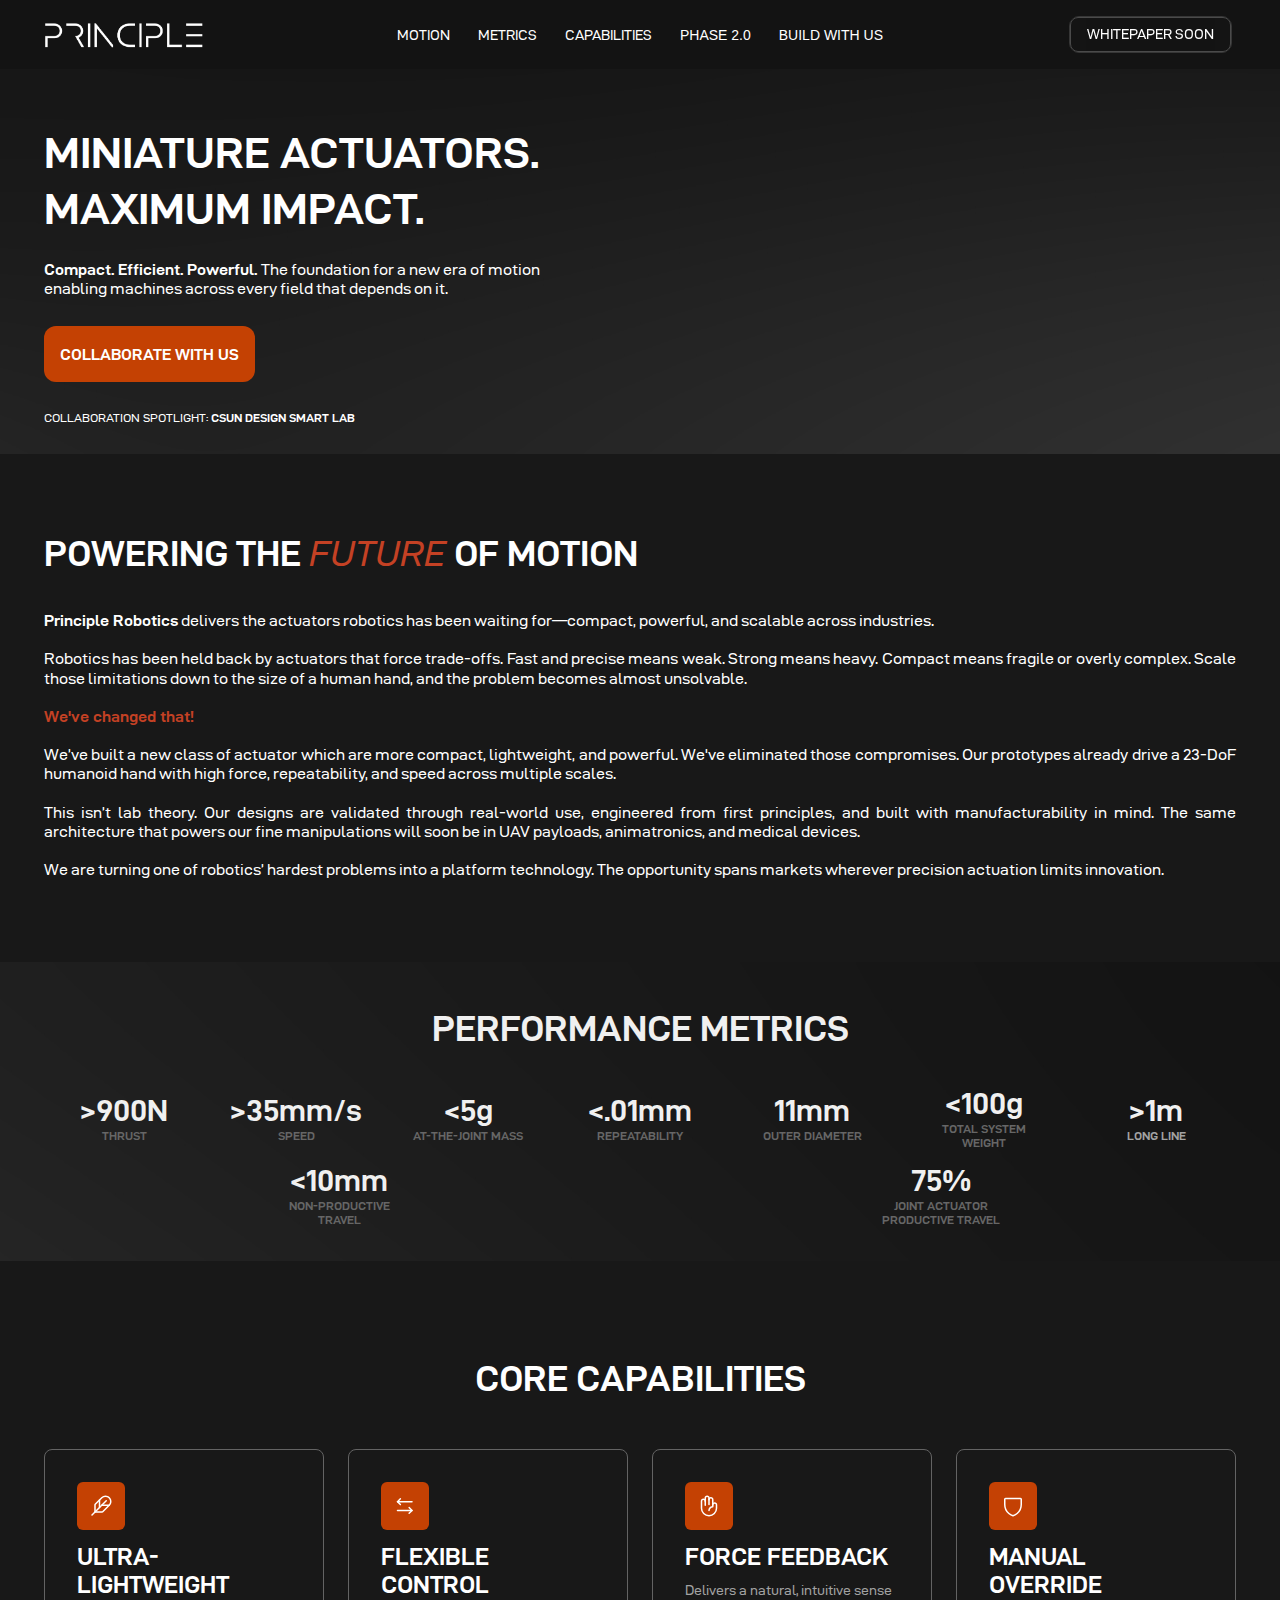
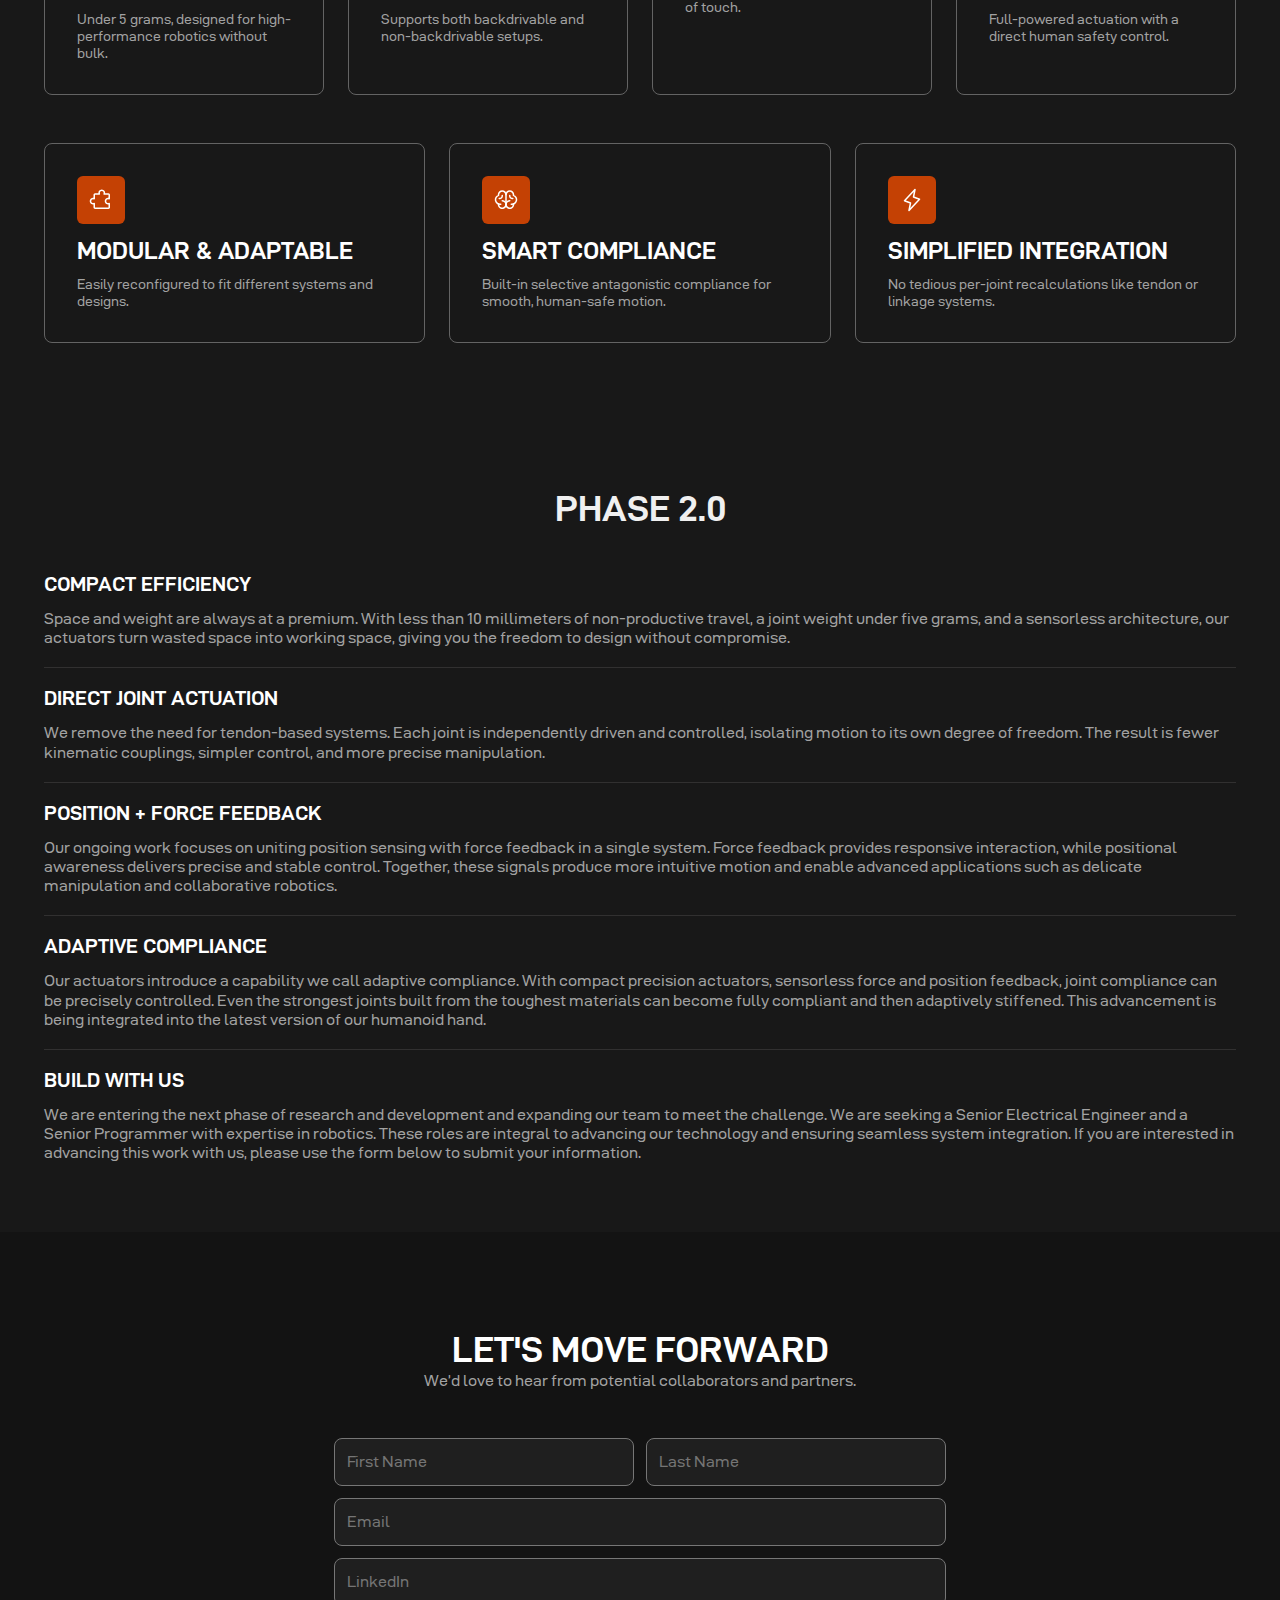
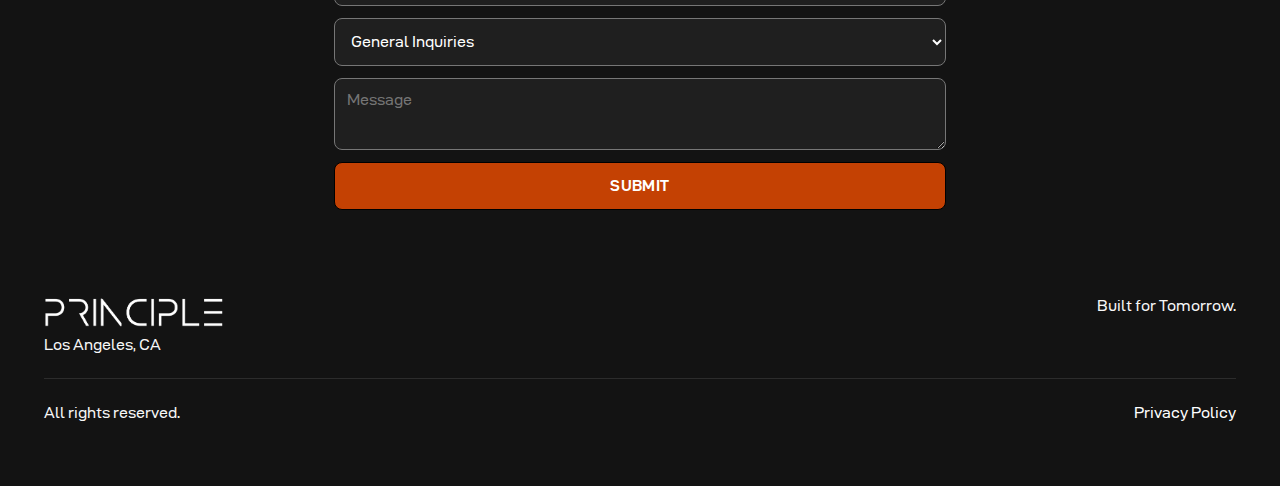
<file: index.html>
<!doctype html>
<html
  lang="en"
  data-ws-project="c6736ef1-6681-46d8-9349-bfe3adfc0b5a"
  data-ws-last-published="2025-09-28T05:17:51.543Z"
>
  <head>
    <link
      rel="stylesheet"
      type="text/css"
      href="/assets/static/app_generated_index-6937cd5a.DrCcXGqI.css"
    />
    <meta charset="UTF-8" />
    <meta name="viewport" content="width=device-width,initial-scale=1" />
    <link
      rel="preload"
      as="image"
      imagesrcset="/assets/logowhitethicker_KrwF2EbNIBE9YE_n4aoEZ.png 16w, /assets/logowhitethicker_KrwF2EbNIBE9YE_n4aoEZ.png 32w, /assets/logowhitethicker_KrwF2EbNIBE9YE_n4aoEZ.png 48w, /assets/logowhitethicker_KrwF2EbNIBE9YE_n4aoEZ.png 64w, /assets/logowhitethicker_KrwF2EbNIBE9YE_n4aoEZ.png 96w, /assets/logowhitethicker_KrwF2EbNIBE9YE_n4aoEZ.png 128w, /assets/logowhitethicker_KrwF2EbNIBE9YE_n4aoEZ.png 256w, /assets/logowhitethicker_KrwF2EbNIBE9YE_n4aoEZ.png 384w, /assets/logowhitethicker_KrwF2EbNIBE9YE_n4aoEZ.png 640w, /assets/logowhitethicker_KrwF2EbNIBE9YE_n4aoEZ.png 750w, /assets/logowhitethicker_KrwF2EbNIBE9YE_n4aoEZ.png 828w, /assets/logowhitethicker_KrwF2EbNIBE9YE_n4aoEZ.png 1080w, /assets/logowhitethicker_KrwF2EbNIBE9YE_n4aoEZ.png 1200w, /assets/logowhitethicker_KrwF2EbNIBE9YE_n4aoEZ.png 1920w, /assets/logowhitethicker_KrwF2EbNIBE9YE_n4aoEZ.png 2048w, /assets/logowhitethicker_KrwF2EbNIBE9YE_n4aoEZ.png 3840w"
      imagesizes="100vw"
    />
    <meta property="og:url" content="https://url/" />
    <title>Home</title>
    <meta property="og:title" content="Home" />
    <meta property="og:type" content="website" />
    <meta property="og:site_name" content="Principle Robotics" />
    <link
      rel="icon"
      href="/assets/principle_favicon_16enGUMO1qD0myNGQGOc_.png"
    />
    <link
      rel="preload"
      href="/assets/D-DINExp_aasRs76hkQeLodkp1SgkO.woff2"
      as="font"
      crossorigin="anonymous"
    />
    <link
      rel="preload"
      href="/assets/D-DINExp-Bold_-gRWuMhVBU6egXuxRg5nL.woff2"
      as="font"
      crossorigin="anonymous"
    />
    <link
      rel="preload"
      href="/assets/D-DINExp_Z-EQe4l6sm75hugWiyJmh.woff"
      as="font"
      crossorigin="anonymous"
    />
    <link
      rel="preload"
      href="/assets/D-DINExp-Italic_bmbj0_L0gSfOT3GMQjqrb.woff"
      as="font"
      crossorigin="anonymous"
    />
    <link
      rel="preload"
      href="/assets/D-DINExp-Italic_04tIotbZ15GaWnP5o5Wct.woff2"
      as="font"
      crossorigin="anonymous"
    />
    <link
      rel="preload"
      href="/assets/D-DINExp-Italic_zfsIoushfSrJlyMtyc5mI.ttf"
      as="font"
      crossorigin="anonymous"
    />
    <link
      rel="preload"
      href="/assets/D-DINExp-Bold_0KFcoJp0Vjn74fyRVRYTR.woff"
      as="font"
      crossorigin="anonymous"
    />
    <link
      rel="preload"
      href="/assets/D-DINExp_aLyHuBmrVUPQui1969E_f.ttf"
      as="font"
      crossorigin="anonymous"
    />
    <link
      rel="preload"
      href="/assets/D-DINExp-Bold_e2iG6lan-TruHBJugA5Vg.ttf"
      as="font"
      crossorigin="anonymous"
    />
    <link
      rel="preload"
      href="/assets/abstract-luxury-plain-blur-grey-black-gradient-used-as-background-studio-wall-display-your-p_8225ItUuillmPDxTcWe62.jpg"
      as="image"
    />
    <script type="application/ld+json">
      {
        "@context": "https://schema.org",
        "@type": "WebSite",
        "name": "Principle Robotics",
        "url": "https://url"
      }
    </script>
  </head>
  <body class="w-element c1ypw7ft">
    <div style="display: contents">
      <div style="display: contents">
        <div class="w-html-embed">
          <style>
            /* So we don't need to add a token to every paragraph to remove margin. */
            p {
              margin: 0;
            }

            /* * {
              /* Make links scroll to their sections smoothly. */
              scroll-behavior: smooth;
            } */
          </style>
        </div>
        <div class="w-html-embed">
          <style>
            :root {
              --ani-duration: var(--duration-default, 0.2s);
              --ani-delay: 0s;
              --ani-slide-offset: 20%;
              --ani-zoom-in-scale: 1;
              --ani-zoom-out-scale: 0.85;
              --ani-flip-rotate: 30deg;
              --ani-easing: var(--easing-default, ease);
              --ani-fill-mode: forwards;
            }
            [data-ani]:not([data-ani-children]),
            [data-ani-children]:not([data-ani-progress]) > * {
              animation-duration: var(--ani-duration);
              animation-delay: var(--ani-delay);
              animation-timing-function: var(--ani-easing);
              animation-fill-mode: var(--ani-fill-mode);
              opacity: 0;
            }
            [data-ani-progress]:not([data-ani-children]),
            [data-ani-children]:not([data-ani]) > * {
              transition-property: opacity, transform;
              transition-duration: var(--ani-duration);
              transition-timing-function: var(--ani-easing);
              opacity: 0;
            }
            @keyframes fadeIn {
              from {
                opacity: 0;
              }
              to {
                opacity: 1;
              }
            }
            @keyframes fadeOut {
              from {
                opacity: 1;
              }
              to {
                opacity: 0;
              }
            }
            [data-ani-children][data-ani="fade"] > .in,
            [data-ani="fade"]:where(
                .in:not([data-state]),
                [data-state$="open"],
                [data-state="active"]
              ) {
              animation-name: fadeIn;
            }
            [data-ani-children][data-ani="fade"] > .out,
            [data-ani="fade"]:where(
                .out:not([data-state]),
                [data-state="closed"],
                [data-state="inactive"]
              ) {
              animation-name: fadeOut;
            }
            @keyframes slideIn {
              from {
                opacity: 0;
                translate: var(--ani-slide-transform);
              }
              to {
                opacity: 1;
                translate: none;
              }
            }
            @keyframes slideOut {
              from {
                opacity: 1;
                translate: none;
              }
              to {
                opacity: 0;
                translate: var(--ani-slide-transform);
              }
            }
            [data-ani-children][data-ani|="slide"] > .in,
            [data-ani|="slide"]:where(
                .in:not([data-state]),
                [data-state$="open"],
                [data-state="active"]
              ) {
              animation-name: slideIn;
            }
            [data-ani-children][data-ani|="slide"] > .out,
            [data-ani|="slide"]:where(
                .out:not([data-state]),
                [data-state="closed"],
                [data-state="inactive"]
              ) {
              animation-name: slideOut;
            }
            [data-ani="slide-up"] {
              --ani-slide-transform: 0 var(--ani-slide-offset);
            }
            [data-ani="slide-down"] {
              --ani-slide-transform: 0 calc(-1 * var(--ani-slide-offset));
            }
            [data-ani="slide-left"] {
              --ani-slide-transform: var(--ani-slide-offset);
            }
            [data-ani="slide-right"] {
              --ani-slide-transform: calc(-1 * var(--ani-slide-offset));
            }
            @keyframes zoomIn {
              from {
                opacity: 0;
                scale: var(--ani-zoom-out-scale);
              }
              to {
                opacity: 1;
                scale: 1;
              }
            }
            @keyframes zoomOut {
              from {
                opacity: 1;
                scale: 1;
              }
              to {
                opacity: 0;
                scale: var(--ani-zoom-in-scale);
              }
            }
            [data-ani-children][data-ani="zoom"] > .in,
            [data-ani|="zoom"]:where(
                .in:not([data-state]),
                [data-state$="open"],
                [data-state="active"]
              ) {
              animation-name: zoomIn;
            }
            [data-ani-children][data-ani="zoom"] > .out,
            [data-ani|="zoom"]:where(
                .out:not([data-state]),
                [data-state="closed"],
                [data-state="inactive"]
              ) {
              animation-name: zoomOut;
            }
            [data-ani-children][data-ani-progress="zoom"] > *,
            [data-ani-progress="zoom"]:not([data-ani-children]) {
              transform: scale(var(--ani-zoom-out-scale));
            }
            @keyframes flipInY {
              from {
                rotate: y var(--ani-flip-rotate);
                perspective: 2000px;
                opacity: 0;
              }
              to {
                rotate: y 0;
                opacity: 1;
              }
            }
            @keyframes flipOutY {
              from {
                rotate: y 0;
                opacity: 1;
              }
              to {
                perspective: 2000px;
                rotate: y var(--ani-flip-rotate);
                opacity: 0;
              }
            }
            @keyframes flipInX {
              from {
                perspective: 2000px;
                rotate: x var(--ani-flip-rotate);
                opacity: 0;
              }
              to {
                rotate: x 0;
                opacity: 1;
              }
            }
            @keyframes flipOutX {
              from {
                rotate: x 0;
                opacity: 1;
              }
              to {
                perspective: 2000px;
                rotate: x var(--ani-flip-rotate);
                opacity: 0;
              }
            }
            [data-ani-children][data-ani="flip-y"] > .in,
            [data-ani="flip-y"]:where(
                .in:not([data-state]),
                [data-state$="open"],
                [data-state="active"]
              ) {
              animation-name: flipInY;
            }
            [data-ani-children][data-ani="flip-x"] > .in,
            [data-ani="flip-x"]:where(
                .in:not([data-state]),
                [data-state$="open"],
                [data-state="active"]
              ) {
              animation-name: flipInX;
            }
            [data-ani-children][data-ani="flip-y"] > .out,
            [data-ani="flip-y"]:where(
                .out:not([data-state]),
                [data-state="closed"],
                [data-state="inactive"]
              ) {
              animation-name: flipOutY;
            }
            [data-ani-children][data-ani="flip-x"] > .out,
            [data-ani="flip-x"]:where(
                .out:not([data-state]),
                [data-state="closed"],
                [data-state="inactive"]
              ) {
              animation-name: flipOutX;
            }
            @keyframes expandDown {
              from {
                height: 0;
              }
              to {
                height: var(--newHeight);
              }
            }
            @keyframes expandUp {
              from {
                height: var(--newHeight);
              }
              to {
                height: 0;
              }
            }
            [data-ani="expand"],
            [data-ani="expand"][data-state="open"],
            [data-ani="expand"].in {
              --newHeight: var(
                --custom-height,
                var(
                  --radix-accordion-content-height,
                  var(--radix-collapsible-content-height, 100%)
                )
              );
              overflow: hidden;
              opacity: 1;
            }
            [data-ani-children][data-ani="expand"] > .in,
            [data-ani="expand"]:where(
                .in:not([data-state]),
                [data-state$="open"],
                [data-state="active"]
              ) {
              animation: expandDown var(--ani-duration) var(--ani-easing);
            }
            [data-ani-children][data-ani="expand"] > .out,
            [data-ani="expand"]:where(
                .out:not([data-state]),
                [data-state="closed"],
                [data-state="inactive"]
              ) {
              animation: expandUp var(--ani-duration) var(--ani-easing);
            }
            @media (prefers-reduced-motion: reduce) {
              [data-ani]:not([data-ani-children]),
              [data-ani-progress]:not([data-ani-children]),
              [data-ani-children] > * {
                opacity: 1;
                transform: none;
                animation: none;
                rotate: none;
                scale: none;
                translate: none;
              }
            }
          </style>
        </div>
        <header
          class="w-box c17asy7 c14ahje1 c2pz0bi c1n1sdew caz2x99 c10qz6e2 c1sf2l31 cht5nrb c1ccw0kq c1g2s3w cue0twk c1ib3aqy cxju6sq c9ng8o5 c1qdnie0 cckrsn5 cjzaz5l c16rzbbi c1kt40m7 c1n40vai coplkth"
        >
          <div
            class="w-box c2pz0bi c3snxyy ctogcug cq85mxt cv1jtpk c11zlylr cnh63ao cksqaz3 c18zilr c68xwhx c1i4jm4x c1t087bg c1k1x5dd c1jk6cxf czojfxb cqmjbxq c10yocn1 c1vzepqm c1mikl5u c17bv135 cpwmv3i c183aef5 cgadelf cxhjs1r c1rpct0h c1pl09g6"
          >
            <div style="display: contents">
              <div style="display: contents">
                <a
                  aria-label="Home"
                  href="/#hero"
                  class="w-link c1uvqyaq caz2x99 ca7m9pj cseuzue c13urgna c1tlachk c1xg08t8 c1sf2l31 cht5nrb cywxepe c1wfqer6 c158fpd9 c50185d c1busy6d"
                  ><img
                    alt=""
                    width="2004"
                    height="346"
                    src="/assets/logowhitethicker_KrwF2EbNIBE9YE_n4aoEZ.png"
                    class="w-image"
                    sizes="100vw"
                    srcset="
                      /assets/logowhitethicker_KrwF2EbNIBE9YE_n4aoEZ.png   16w,
                      /assets/logowhitethicker_KrwF2EbNIBE9YE_n4aoEZ.png   32w,
                      /assets/logowhitethicker_KrwF2EbNIBE9YE_n4aoEZ.png   48w,
                      /assets/logowhitethicker_KrwF2EbNIBE9YE_n4aoEZ.png   64w,
                      /assets/logowhitethicker_KrwF2EbNIBE9YE_n4aoEZ.png   96w,
                      /assets/logowhitethicker_KrwF2EbNIBE9YE_n4aoEZ.png  128w,
                      /assets/logowhitethicker_KrwF2EbNIBE9YE_n4aoEZ.png  256w,
                      /assets/logowhitethicker_KrwF2EbNIBE9YE_n4aoEZ.png  384w,
                      /assets/logowhitethicker_KrwF2EbNIBE9YE_n4aoEZ.png  640w,
                      /assets/logowhitethicker_KrwF2EbNIBE9YE_n4aoEZ.png  750w,
                      /assets/logowhitethicker_KrwF2EbNIBE9YE_n4aoEZ.png  828w,
                      /assets/logowhitethicker_KrwF2EbNIBE9YE_n4aoEZ.png 1080w,
                      /assets/logowhitethicker_KrwF2EbNIBE9YE_n4aoEZ.png 1200w,
                      /assets/logowhitethicker_KrwF2EbNIBE9YE_n4aoEZ.png 1920w,
                      /assets/logowhitethicker_KrwF2EbNIBE9YE_n4aoEZ.png 2048w,
                      /assets/logowhitethicker_KrwF2EbNIBE9YE_n4aoEZ.png 3840w
                    "
                    decoding="async"
                    loading="eager"
                /></a>
              </div>
            </div>
            <nav
              aria-label="main"
              class="w-box c51zxj4 caz2x99 c1sf2l31 cht5nrb c560c9m c1eofqkf c1vw18hx c1g1cile c1j869am cij2ycz c19q064f cr8qxbp cblhv6p czwrwv9 c6zrbmw"
            >
              <div style="display: contents">
                <div style="display: contents">
                  <nav
                    aria-label="Main"
                    data-orientation="horizontal"
                    dir="ltr"
                    class="w-navigation-menu cy4puv2 caz2x99 czj5tvd c5xofgx c187782w c18h8u5r c1n5ccoo cjyeuyh c1j4wouz c1sf2l31 cht5nrb c161amsx clkt4an c10itof9 c1vw18hx c1g1cile c1j869am cij2ycz"
                  >
                    <div style="position: relative">
                      <ul
                        data-orientation="horizontal"
                        class="w-menu-list caz2x99 c1q3lto1 csaxuz0 cv2l434 cbh666c c1sf2l31 cht5nrb czsl8h c1ui9jyt cue0twk c1ib3aqy cpxldb3 c1vw18hx c1g1cile c1j869am cij2ycz clkt4an c10itof9"
                        dir="ltr"
                      >
                        <li data-ws-index="0" class="w-menu-item c8vdjz2">
                          <a
                            href="/#motion"
                            class="w-link c1785k6l cnjo3n3 ca7m9pj cseuzue c13urgna c1tlachk c1xg08t8 c1drt07r c1ex6h7m c1fuahz3 c1sf2l31 cht5nrb c3awwo7 cy1dbj6 ciahic c1k0pus6 c1xkp5sv c71aguh c1lqy6n0 c1x6coiq c1ib3aqy cue0twk c831tqy cyxc0r8 csy424i c1wfqer6 c158fpd9 cui6y6q c1kfehqi"
                            >Motion</a
                          >
                        </li>
                        <li data-ws-index="1" class="w-menu-item c8vdjz2">
                          <a
                            href="/#metrics"
                            class="w-link c1785k6l cnjo3n3 ca7m9pj cseuzue c13urgna c1tlachk c1xg08t8 c1drt07r c1ex6h7m c1fuahz3 c1sf2l31 cht5nrb c3awwo7 cy1dbj6 ciahic c1k0pus6 c1xkp5sv c71aguh c1lqy6n0 c1x6coiq c1ib3aqy cue0twk c831tqy cyxc0r8 csy424i c1wfqer6 c158fpd9 cui6y6q c1kfehqi"
                            >metrics</a
                          >
                        </li>
                        <li data-ws-index="2" class="w-menu-item c8vdjz2">
                          <a
                            href="/#capabilities"
                            class="w-link c1785k6l cnjo3n3 ca7m9pj cseuzue c13urgna c1tlachk c1xg08t8 c1drt07r c1ex6h7m c1fuahz3 c1sf2l31 cht5nrb c3awwo7 cy1dbj6 ciahic c1k0pus6 c1xkp5sv c71aguh c1lqy6n0 c1x6coiq c1ib3aqy cue0twk c831tqy cyxc0r8 csy424i c1wfqer6 c158fpd9 cui6y6q c1kfehqi"
                            >CAPABILITIES</a
                          >
                        </li>
                        <li data-ws-index="4" class="w-menu-item c8vdjz2">
                          <a
                            href="/#r-d"
                            class="w-link c1785k6l cnjo3n3 ca7m9pj cseuzue c13urgna c1tlachk c1xg08t8 c1drt07r c1ex6h7m c1fuahz3 c1sf2l31 cht5nrb c3awwo7 cy1dbj6 ciahic c1k0pus6 c1xkp5sv c71aguh c1lqy6n0 c1x6coiq c1ib3aqy cue0twk csy424i c1wfqer6 c158fpd9 cui6y6q c1kfehqi"
                            >PHASE 2.0</a
                          >
                        </li>
                        <li data-ws-index="5" class="w-menu-item c8vdjz2">
                          <a
                            href="/#form"
                            class="w-link c1785k6l cnjo3n3 ca7m9pj cseuzue c13urgna c1tlachk c1xg08t8 c1drt07r c1ex6h7m c1fuahz3 c1sf2l31 cht5nrb c3awwo7 cy1dbj6 ciahic c1k0pus6 c1xkp5sv c71aguh c1lqy6n0 c1x6coiq c1ib3aqy cue0twk cyxc0r8 csy424i c1wfqer6 c158fpd9 cui6y6q c1kfehqi"
                            >Build With Us</a
                          >
                        </li>
                      </ul>
                    </div>
                    <div
                      class="w-box cv5uwo5 cmwhvwx caz2x99 cht5nrb c81b7u7 c1c1r5ex c2pz0bi cjzaz5l c16rzbbi"
                    ></div>
                  </nav>
                </div>
              </div>
            </nav>
            <div
              class="w-box caz2x99 c1sf2l31 cht5nrb c1pltzz8 c1pt45g4 c11n7nx6 c1tqpfiq"
            >
              <div class="w-box">
                <div
                  class="w-box c1i4bmqh c16a3m0p cs7nya7 c1mk1rbf ctaiq7g c26awxt c1vw18hx c1g1cile c1j869am cij2ycz cr7o875 c1en2cp5 c11nt4rc c18zekdj c1cg92q3 cvs4t8j"
                >
                  <a
                    class="w-link c1epr5tq c14bgdp3 c5m2wmi cnty64l c1qlv46r ctoi28j c1u7ljur c1bx6y6s c2hoywc c1x6coiq cnjo3n3 c1sf2l31 cht5nrb c1ex6h7m c1fuahz3 c1po4dol cjymp7a c1dne4y0 c1dkamld c51zxj4 cmeieqy cey05dm c1j983ma con0eq0 c1maolw9 c2pz0bi c103g154 csy424i c831tqy cyxc0r8 c131rjxv cznapv2 c1wfqer6 c158fpd9 c1oijps5 ck8ogq3 c18xfyuk c1hk3tfm chk8hyb"
                    href="#"
                    >Whitepaper SOON</a
                  >
                </div>
              </div>
              <div style="display: contents">
                <div style="display: contents">
                  <button
                    type="button"
                    aria-label="Open mobile menu"
                    class="w-button c1epr5tq ctdxpa c143f17x c1x2040o cr1t9md c1x6coiq c1jeafd5 c1sf2l31 cht5nrb c1ex6h7m c1fuahz3 c1po4dol c1e5tzye c1dne4y0 cuxwvfx c51zxj4 cmeieqy cey05dm c1j983ma con0eq0 c1maolw9 ceam94k c8wu4lv cj5oarm ccs96g9 c1wfqer6 c158fpd9 c1d88rh1 c148xitp c6yn27b c1i9benb cqrqoo7 cgadelf cxhjs1r c1rpct0h c1pl09g6 c19wayz2 c1kjsshi ciaav8b c50i92d"
                    aria-haspopup="dialog"
                    aria-expanded="false"
                    aria-controls="radix-:R2u6:"
                    data-state="closed"
                  >
                    <div class="w-html-embed">
                      <svg
                        xmlns="http://www.w3.org/2000/svg"
                        viewBox="0 0 22 22"
                        fill="currentColor"
                        width="100%"
                        height="100%"
                        style="display: block"
                      >
                        <path
                          fill-rule="evenodd"
                          d="M2 5.998a.75.75 0 0 1 .75-.75h16.5a.75.75 0 0 1 0 1.5H2.75a.75.75 0 0 1-.75-.75Zm0 5.5a.75.75 0 0 1 .75-.75h16.5a.75.75 0 0 1 0 1.5H2.75a.75.75 0 0 1-.75-.75Zm0 5.5a.75.75 0 0 1 .75-.75h16.5a.75.75 0 0 1 0 1.5H2.75a.75.75 0 0 1-.75-.75Z"
                          clip-rule="evenodd"
                        />
                      </svg>
                    </div>
                  </button>
                </div>
              </div>
            </div>
          </div>
        </header>
      </div>
    </div>
    <div
      id="hero"
      class="w-element caz2x99 c1sf2l31 cht5nrb cubfgz4 c1aa9qpk c1nn2w7m c2pz0bi c1n40vai c13zdhfw cahpz7p c1hyxvsa cqw5v2f ct27vh1 c1kcu269 cfob6fg c11r5i8a c1n24j1s"
    >
      <div
        class="w-element c2pz0bi cnh63ao caz2x99 cubfgz4 c1aa9qpk c1sf2l31 c1mnulzh cksqaz3 c18zilr c183aef5 c17bv135"
      >
        <div class="w-element caz2x99 c560c9m cx2w6ji c1jyqvzp c2pz0bi">
          <h1
            class="w-element c1785k6l cpurirq c831tqy c1mc2k3i cc0lt2a c13bvssb cnc8lly crltxdk cyxc0r8 cxb1k47 c1s2ar3d"
          >
            Miniature Actuators. <br />Maximum Impact.
          </h1>
          <p
            class="w-element c1785k6l c831tqy cp599cq c13bvssb c1i326iy c1dkx1n7 c80hcab c1sebyjk c1rj6joy"
          >
            <b class="w-element">Compact. Efficient. Powerful. </b>The
            foundation for a new era of motion <br />enabling machines across
            every field that depends on it.
          </p>
          <div class="w-element">
            <a
              href="/#form"
              class="w-element cnjo3n3 c1x6coiq c1q0e70k c1743bpi catahuz c1vistd9 ca4ala cnty64l c1qlv46r c18ttm9a c1sf2l31 cht5nrb czcvmno cj59xex ctehhoz c9mo069 c1785k6l c831tqy c1mc2k3i cjp7mjp cahpz7p c1hyxvsa cqw5v2f ct27vh1 c1kcu269 c18kjsvu cnf4ze8 coj6fz"
              >COLLABORATE WITH US</a
            >
            <p
              class="w-element c1785k6l c831tqy cp599cq c13bvssb c12ih8vc c1dkx1n7 c80hcab c1sebyjk c1rj6joy"
            >
              <br /><br />COLLABORATION SPOTLIGHT:
              <b class="w-element">CSUN DESIGN SMART LAB</b>
            </p>
          </div>
        </div>
      </div>
    </div>
    <div
      id="motion"
      class="w-element caz2x99 c1sf2l31 c1mnulzh c21kuxj c1fvbukg c560c9m c2atoqa cpl129u c1mpiyrc c2pz0bi"
    >
      <div
        class="w-element c1cbbjbz cksqaz3 c18zilr caz2x99 c560c9m c1ui9jyt czsl8h c1mpiyrc c1o9q7gi c11ba06d cjp7mjp cahpz7p c1hyxvsa cqw5v2f ct27vh1 c1kcu269 cmvel8e c18kjsvu c183aef5 c17bv135"
      >
        <h1
          class="w-element cq2924m ce7jnbi c1785k6l c831tqy c1mc2k3i cyxc0r8 c1kmqsoq"
        >
          Powering the <i class="w-element c2r6432">Future</i> of Motion
        </h1>
        <p class="w-element c1785k6l c831tqy ckn135k c12x9mvj">
          <b class="w-element">Principle Robotics</b> delivers the actuators
          robotics has been waiting for—compact, powerful, and scalable across
          industries.<br /><br />Robotics has been held back by actuators that
          force trade-offs. Fast and precise means weak. Strong means heavy.
          Compact means fragile or overly complex. Scale those limitations down
          to the size of a human hand, and the problem becomes almost
          unsolvable.<br /><br /><b class="w-element c2r6432"
            >We&#x27;ve changed that!</b
          ><br /><br />We’ve built a new class of actuator which are more
          compact, lightweight, and powerful. We&#x27;ve eliminated those
          compromises. Our prototypes already drive a 23-DoF humanoid hand with
          high force, repeatability, and speed across multiple scales.<br /><br />This
          isn’t lab theory. Our designs are validated through real-world use,
          engineered from first principles, and built with manufacturability in
          mind. The same architecture that powers our fine manipulations will
          soon be in UAV payloads, animatronics, and medical devices.<br /><br />We
          are turning one of robotics’ hardest problems into a platform
          technology. The opportunity spans markets wherever precision actuation
          limits innovation.
        </p>
      </div>
    </div>
    <div
      id="metrics"
      class="w-element c2atoqa c1xuztqh c13zdhfw cahpz7p c1hyxvsa cqw5v2f ct27vh1 c1kcu269 cdxglfk"
    >
      <div
        class="w-element caz2x99 c1sf2l31 c1mnulzh c1jyqvzp cx2w6ji c1nn2w7m c560c9m c7529w cu5xavo c2pz0bi c1q6z7z6 cjp7mjp c4pkqn0 covftke c1n72cxz c9bfelx c1ifbj92 cfz3zrb"
      >
        <div
          class="w-element c2pz0bi c1cbbjbz cksqaz3 c18zilr cco89sn caz2x99 c560c9m c1ui9jyt czsl8h c1wfnseb c1sf2l31 c1mnulzh c1ga3nmf c183aef5 c17bv135 c109bo5b"
        >
          <h1
            class="w-element cq2924m c1po4dol c8w5jiu cc0lt2a c13bvssb c831tqy cyxc0r8 c1kmqsoq"
          >
            Performance metrics
          </h1>
          <div
            class="w-element caz2x99 cea8c5w cfob6fg c4ykogz cjr5bpo czsl8h c1ui9jyt cyuid6k c1jk6cxf cow6ikw cgc7los c1yq5yqs cv18qb8 c11akqow cbsk6yu"
          >
            <div
              class="w-element caz2x99 c1sf2l31 cht5nrb c560c9m c1pajocm c1tmacvh ccg0347"
            >
              <h1
                class="w-element ckiqbqm c1po4dol c8w5jiu cc0lt2a c13bvssb c831tqy"
              >
                &gt;900N
              </h1>
              <p
                class="w-element ckr3rgv cc0lt2a c13bvssb c831tqy c12ih8vc c1po4dol"
              >
                <b class="w-element cszin7d">THRUST</b>
              </p>
            </div>
            <div
              class="w-element caz2x99 c1sf2l31 cht5nrb c560c9m c1pajocm c1tmacvh ccg0347"
            >
              <h1
                class="w-element ckiqbqm c1po4dol c8w5jiu cc0lt2a c13bvssb c831tqy"
              >
                &gt;35mm/s<br />
              </h1>
              <p
                class="w-element ckr3rgv cc0lt2a c13bvssb c831tqy c12ih8vc c1po4dol"
              >
                <b class="w-element cszin7d">SPEED</b>
              </p>
            </div>
            <div
              class="w-element caz2x99 c1sf2l31 cht5nrb c560c9m c1pajocm c1tmacvh ccg0347"
            >
              <h1
                class="w-element ckiqbqm c1po4dol c8w5jiu cc0lt2a c13bvssb c831tqy"
              >
                &lt;5g
              </h1>
              <p
                class="w-element ckr3rgv cc0lt2a c13bvssb c831tqy c12ih8vc c1po4dol"
              >
                <b class="w-element cszin7d">AT-THE-JOINT MASS</b>
              </p>
            </div>
            <div
              class="w-element caz2x99 c1sf2l31 cht5nrb c560c9m c1pajocm c1tmacvh ccg0347"
            >
              <h1
                class="w-element ckiqbqm c1po4dol c8w5jiu cc0lt2a c13bvssb c831tqy"
              >
                &lt;.01mm
              </h1>
              <p
                class="w-element ckr3rgv cc0lt2a c13bvssb c831tqy c12ih8vc c1po4dol"
              >
                <b class="w-element cszin7d">REPEATABILITY</b>
              </p>
            </div>
            <div
              class="w-element caz2x99 c1sf2l31 cht5nrb c560c9m c1pajocm c1tmacvh ccg0347"
            >
              <h1
                class="w-element ckiqbqm c1po4dol c8w5jiu cc0lt2a c13bvssb c831tqy"
              >
                11mm
              </h1>
              <p
                class="w-element ckr3rgv cc0lt2a c13bvssb c831tqy c12ih8vc c1po4dol"
              >
                <b class="w-element cszin7d">OUTER DIAMETER</b>
              </p>
            </div>
            <div
              class="w-element caz2x99 c1sf2l31 cht5nrb c560c9m c1pajocm c1tmacvh ccg0347"
            >
              <h1
                class="w-element ckiqbqm c1po4dol c8w5jiu cc0lt2a c13bvssb c831tqy"
              >
                &lt;100g
              </h1>
              <p
                class="w-element ckr3rgv cc0lt2a c13bvssb c831tqy c12ih8vc c1po4dol"
              >
                <b class="w-element cszin7d">TOTAL SYSTEM WEIGHT</b>
              </p>
            </div>
            <div
              class="w-element caz2x99 c1sf2l31 cht5nrb c560c9m c1pajocm c1tmacvh ccg0347"
            >
              <h1
                class="w-element ckiqbqm c1po4dol c8w5jiu cc0lt2a c13bvssb c831tqy"
              >
                &gt;1m
              </h1>
              <p
                class="w-element ckr3rgv cc0lt2a c13bvssb c831tqy c12ih8vc c1po4dol"
              >
                <b class="w-element">LONG LINE</b>
              </p>
            </div>
            <div
              class="w-element caz2x99 c1sf2l31 cht5nrb c560c9m c1pajocm c1tmacvh ccg0347"
            >
              <h1
                class="w-element ckiqbqm c1po4dol c8w5jiu cc0lt2a c13bvssb c831tqy"
              >
                &lt;10mm
              </h1>
              <p
                class="w-element ckr3rgv cc0lt2a c13bvssb c831tqy c12ih8vc c1po4dol"
              >
                <b class="w-element cszin7d">NON-PRODUCTIVE TRAVEL</b>
              </p>
            </div>
          </div>
        </div>
      </div>
    </div>
    <div
      id="capabilities"
      class="w-element caz2x99 c1sf2l31 c1mnulzh c1jyqvzp cx2w6ji c560c9m c1uk2siq c1wprqth c2pz0bi c1mpiyrc"
    >
      <div
        class="w-element c2pz0bi c1cbbjbz cksqaz3 c18zilr cco89sn caz2x99 c560c9m c1aa9qpk cubfgz4 ccp37qv c183aef5 c17bv135 c144ttvx cl6oloy"
      >
        <h1
          class="w-element cq2924m c1po4dol c1785k6l cc0lt2a c13bvssb c831tqy cyxc0r8 ciwywn1"
        >
          CORE CAPABILITIES
        </h1>
        <div
          class="w-element caz2x99 c2pz0bi c1jyqvzp cx2w6ji c1w3falj cgc7los"
        >
          <div
            class="w-element caz2x99 czsl8h c1ui9jyt c2pz0bi c1po4dol c560c9m ctoi28j c1u7ljur c1bx6y6s c2hoywc ccmbun1 c1sds9wz c8j7tpt c13nzjv7 c18sg6kt c1p6fem3 c1er1xgf c477bv3 c11j4g49 cgjw0uo"
          >
            <div
              class="w-element c1sf2l31 cht5nrb cvwni9z ckpm45p caz2x99 c1iw8hip c1ep9j1y cdos67p c1pyyc7m ca4ala"
            >
              <img
                alt=""
                width="32"
                height="32"
                src="/assets/Feather_uxhDx7YTjoqn2Y9IaKIwA.svg"
                class="w-image c1vlvin4 cxk9j9l"
                sizes="100vw"
                srcset="
                  /assets/Feather_uxhDx7YTjoqn2Y9IaKIwA.svg 16w,
                  /assets/Feather_uxhDx7YTjoqn2Y9IaKIwA.svg 32w,
                  /assets/Feather_uxhDx7YTjoqn2Y9IaKIwA.svg 48w,
                  /assets/Feather_uxhDx7YTjoqn2Y9IaKIwA.svg 64w
                "
                decoding="async"
                loading="lazy"
              />
            </div>
            <h1
              class="w-element c448lc7 c1785k6l cc0lt2a c13bvssb c831tqy ce7jnbi"
            >
              ULTRA-LIGHTWEIGHT
            </h1>
            <p
              class="w-element ckr3rgv cc0lt2a c13bvssb csy424i c831tqy ce7jnbi"
            >
              Under 5 grams, designed for high-performance robotics without
              bulk.<br />
            </p>
          </div>
          <div
            class="w-element caz2x99 czsl8h c1ui9jyt c2pz0bi c1po4dol c560c9m ctoi28j c1u7ljur c1bx6y6s c2hoywc ccmbun1 c1sds9wz c8j7tpt c13nzjv7 c18sg6kt c1p6fem3 c1er1xgf c477bv3 cgjw0uo"
          >
            <div
              class="w-element c1sf2l31 cht5nrb cvwni9z ckpm45p caz2x99 c1iw8hip c1ep9j1y cdos67p c1pyyc7m ca4ala"
            >
              <img
                alt=""
                width="33"
                height="33"
                src="/assets/ArrowsLeftRight_xa5o6n-82Pm2R-QpQOos8.svg"
                class="w-image c1vlvin4 cxk9j9l"
                sizes="100vw"
                srcset="
                  /assets/ArrowsLeftRight_xa5o6n-82Pm2R-QpQOos8.svg 16w,
                  /assets/ArrowsLeftRight_xa5o6n-82Pm2R-QpQOos8.svg 32w,
                  /assets/ArrowsLeftRight_xa5o6n-82Pm2R-QpQOos8.svg 48w,
                  /assets/ArrowsLeftRight_xa5o6n-82Pm2R-QpQOos8.svg 64w,
                  /assets/ArrowsLeftRight_xa5o6n-82Pm2R-QpQOos8.svg 96w
                "
                decoding="async"
                loading="lazy"
              />
            </div>
            <h1
              class="w-element c448lc7 c1785k6l cc0lt2a c13bvssb c831tqy ce7jnbi"
            >
              FLEXIBLE CONTROL
            </h1>
            <p
              class="w-element ckr3rgv cc0lt2a c13bvssb csy424i c831tqy ce7jnbi"
            >
              Supports both backdrivable and non-backdrivable setups.<br />
            </p>
          </div>
          <div
            class="w-element caz2x99 czsl8h c1ui9jyt c2pz0bi c1po4dol c560c9m ctoi28j c1u7ljur c1bx6y6s c2hoywc ccmbun1 c1sds9wz c8j7tpt c13nzjv7 c18sg6kt c1p6fem3 c1er1xgf c477bv3 cgjw0uo"
          >
            <div
              class="w-element c1sf2l31 cht5nrb cvwni9z ckpm45p caz2x99 c1iw8hip c1ep9j1y cdos67p c1pyyc7m ca4ala c1uixxtt cl1evh4 c1nbz16z c1ydpxdw"
            >
              <img
                alt=""
                width="32"
                height="32"
                src="/assets/HandPalm_Ge4wMEU6D08PinbSpYwuV.svg"
                class="w-image c1vlvin4 cxk9j9l"
                sizes="100vw"
                srcset="
                  /assets/HandPalm_Ge4wMEU6D08PinbSpYwuV.svg 16w,
                  /assets/HandPalm_Ge4wMEU6D08PinbSpYwuV.svg 32w,
                  /assets/HandPalm_Ge4wMEU6D08PinbSpYwuV.svg 48w,
                  /assets/HandPalm_Ge4wMEU6D08PinbSpYwuV.svg 64w
                "
                decoding="async"
                loading="lazy"
              />
            </div>
            <h1
              class="w-element c448lc7 c1785k6l cc0lt2a c13bvssb c831tqy ce7jnbi"
            >
              FORCE FEEDBACK
            </h1>
            <p
              class="w-element ckr3rgv cc0lt2a c13bvssb csy424i c831tqy ce7jnbi"
            >
              Delivers a natural, intuitive sense of touch.
            </p>
          </div>
          <div
            class="w-element caz2x99 czsl8h c1ui9jyt c2pz0bi c1po4dol c560c9m ctoi28j c1u7ljur c1bx6y6s c2hoywc ccmbun1 c1sds9wz c8j7tpt c13nzjv7 c18sg6kt c1p6fem3 c1er1xgf c477bv3 cgjw0uo"
          >
            <div
              class="w-element c1sf2l31 cht5nrb cvwni9z ckpm45p caz2x99 c1iw8hip c1ep9j1y cdos67p c1pyyc7m cyx251e"
            >
              <img
                alt=""
                width="32"
                height="32"
                src="/assets/Shield_vLVLxExRGyTf3jYHSkar1.svg"
                class="w-image c1vlvin4 cxk9j9l"
                sizes="100vw"
                srcset="
                  /assets/Shield_vLVLxExRGyTf3jYHSkar1.svg 16w,
                  /assets/Shield_vLVLxExRGyTf3jYHSkar1.svg 32w,
                  /assets/Shield_vLVLxExRGyTf3jYHSkar1.svg 48w,
                  /assets/Shield_vLVLxExRGyTf3jYHSkar1.svg 64w
                "
                decoding="async"
                loading="lazy"
              />
            </div>
            <h1
              class="w-element c448lc7 c1785k6l cc0lt2a c13bvssb c831tqy ce7jnbi"
            >
              MANUAL OVERRIDE
            </h1>
            <p
              class="w-element ckr3rgv cc0lt2a c13bvssb csy424i c831tqy ce7jnbi"
            >
              Full-powered actuation with a direct human safety control.
            </p>
          </div>
        </div>
        <div
          class="w-element caz2x99 c2pz0bi c1jyqvzp cx2w6ji c1w3falj cgc7los"
        >
          <div
            class="w-element caz2x99 czsl8h c1ui9jyt c2pz0bi c1po4dol c560c9m ctoi28j c1u7ljur c1bx6y6s c2hoywc ccmbun1 c1sds9wz c8j7tpt c13nzjv7 c18sg6kt c1p6fem3 c1er1xgf c477bv3 cgjw0uo"
          >
            <div
              class="w-element c1sf2l31 cht5nrb cvwni9z ckpm45p caz2x99 c1iw8hip c1ep9j1y cdos67p c1pyyc7m cyx251e"
            >
              <img
                alt=""
                width="32"
                height="32"
                src="/assets/PuzzlePiece_1rQ-QKq2WLdlBvxKr8n2h.svg"
                class="w-image c1vlvin4 cxk9j9l"
                sizes="100vw"
                srcset="
                  /assets/PuzzlePiece_1rQ-QKq2WLdlBvxKr8n2h.svg 16w,
                  /assets/PuzzlePiece_1rQ-QKq2WLdlBvxKr8n2h.svg 32w,
                  /assets/PuzzlePiece_1rQ-QKq2WLdlBvxKr8n2h.svg 48w,
                  /assets/PuzzlePiece_1rQ-QKq2WLdlBvxKr8n2h.svg 64w
                "
                decoding="async"
                loading="lazy"
              />
            </div>
            <h1
              class="w-element c448lc7 c1785k6l cc0lt2a c13bvssb c831tqy ce7jnbi"
            >
              MODULAR &amp; ADAPTABLE
            </h1>
            <p
              class="w-element ckr3rgv cc0lt2a c13bvssb csy424i c831tqy ce7jnbi"
            >
              Easily reconfigured to fit different systems and designs.
            </p>
          </div>
          <div
            class="w-element caz2x99 czsl8h c1ui9jyt c2pz0bi c1po4dol c560c9m ctoi28j c1u7ljur c1bx6y6s c2hoywc ccmbun1 c1sds9wz c8j7tpt c13nzjv7 c18sg6kt c1p6fem3 c1er1xgf c477bv3 cgjw0uo"
          >
            <div
              class="w-element c1sf2l31 cht5nrb cvwni9z ckpm45p caz2x99 c1iw8hip c1ep9j1y cdos67p c1pyyc7m cyx251e"
            >
              <img
                alt=""
                width="32"
                height="32"
                src="/assets/Brain_uyl7NfRL8oi9oYijhMkrR.svg"
                class="w-image c1vlvin4 cxk9j9l c1785k6l"
                sizes="100vw"
                srcset="
                  /assets/Brain_uyl7NfRL8oi9oYijhMkrR.svg 16w,
                  /assets/Brain_uyl7NfRL8oi9oYijhMkrR.svg 32w,
                  /assets/Brain_uyl7NfRL8oi9oYijhMkrR.svg 48w,
                  /assets/Brain_uyl7NfRL8oi9oYijhMkrR.svg 64w
                "
                decoding="async"
                loading="lazy"
              />
            </div>
            <h1
              class="w-element c448lc7 c1785k6l cc0lt2a c13bvssb c831tqy ce7jnbi"
            >
              SMART COMPLIANCE
            </h1>
            <p
              class="w-element ckr3rgv cc0lt2a c13bvssb csy424i c831tqy ce7jnbi"
            >
              Built-in selective antagonistic compliance for smooth, human-safe
              motion.
            </p>
          </div>
          <div
            class="w-element caz2x99 czsl8h c1ui9jyt c2pz0bi c1po4dol c560c9m ctoi28j c1u7ljur c1bx6y6s c2hoywc ccmbun1 c1sds9wz c8j7tpt c13nzjv7 c18sg6kt c1p6fem3 c1er1xgf c477bv3 cgjw0uo"
          >
            <div
              class="w-element c1sf2l31 cht5nrb cvwni9z ckpm45p caz2x99 c1iw8hip c1ep9j1y cdos67p c1pyyc7m cyx251e"
            >
              <img
                alt=""
                width="32"
                height="32"
                src="/assets/Lightning_Qiu_DbVE7J6PzJcBh8Ns7.svg"
                class="w-image c1vlvin4 cxk9j9l"
                sizes="100vw"
                srcset="
                  /assets/Lightning_Qiu_DbVE7J6PzJcBh8Ns7.svg 16w,
                  /assets/Lightning_Qiu_DbVE7J6PzJcBh8Ns7.svg 32w,
                  /assets/Lightning_Qiu_DbVE7J6PzJcBh8Ns7.svg 48w,
                  /assets/Lightning_Qiu_DbVE7J6PzJcBh8Ns7.svg 64w
                "
                decoding="async"
                loading="lazy"
              />
            </div>
            <h1
              class="w-element c448lc7 c1785k6l cc0lt2a c13bvssb c831tqy ce7jnbi"
            >
              SIMPLIFIED INTEGRATION
            </h1>
            <p
              class="w-element ckr3rgv cc0lt2a c13bvssb csy424i c831tqy ce7jnbi"
            >
              No tedious per-joint recalculations like tendon or linkage
              systems.
            </p>
          </div>
        </div>
      </div>
    </div>
    <div
      id="r-d"
      class="w-element caz2x99 c1sf2l31 c1mnulzh c1jyqvzp cx2w6ji c560c9m c1uk2siq c1wprqth c2pz0bi c1mpiyrc c1q6z7z6 cjp7mjp c4pkqn0 covftke c1n72cxz c9bfelx c1ifbj92 cfz3zrb"
    >
      <h1
        class="w-element cq2924m c1po4dol c8w5jiu cc0lt2a c13bvssb c831tqy cyxc0r8 c2pz0bi ciwywn1"
      >
        phase 2.0
      </h1>
      <div class="w-element cnh63ao cksqaz3 c18zilr">
        <div
          class="w-element c7529w c1tvxnl9 caz2x99 c560c9m cpl4mmx ckvevme c13nzjv7 c19gz0nw cgkp1ka c1wybtxv ckpei96"
        >
          <div
            class="w-text c1785k6l c831tqy cyxc0r8 c1o1v3pw ck20p0u c1mc2k3i"
          >
            Compact efficiency
          </div>
          <p class="w-element ckr3rgv cc0lt2a c13bvssb ce7jnbi c831tqy">
            Space and weight are always at a premium. With less than 10
            millimeters of non-productive travel, a joint weight under five
            grams, and a sensorless architecture, our actuators turn wasted
            space into working space, giving you the freedom to design without
            compromise.
          </p>
        </div>
        <div
          class="w-element c7529w c1tvxnl9 caz2x99 c560c9m cpl4mmx ckvevme c13nzjv7 c19gz0nw cgkp1ka c1wybtxv ckpei96"
        >
          <div
            class="w-text c1785k6l c831tqy cyxc0r8 c1o1v3pw ck20p0u c1mc2k3i"
          >
            <b class="w-element">DIRECT JOINT ACTUATION</b>
          </div>
          <p class="w-element ckr3rgv cc0lt2a c13bvssb ce7jnbi c831tqy">
            We remove the need for tendon-based systems. Each joint is
            independently driven and controlled, isolating motion to its own
            degree of freedom. The result is fewer kinematic couplings, simpler
            control, and more precise manipulation.
          </p>
        </div>
        <div
          class="w-element c7529w c1tvxnl9 caz2x99 c560c9m cpl4mmx ckvevme c13nzjv7 c19gz0nw cgkp1ka c1wybtxv ckpei96"
        >
          <div
            class="w-text c1785k6l c831tqy cyxc0r8 c1o1v3pw ck20p0u c1mc2k3i"
          >
            <b class="w-element">Position + Force Feedback </b>
          </div>
          <p class="w-element ckr3rgv cc0lt2a c13bvssb ce7jnbi c831tqy">
            Our ongoing work focuses on uniting position sensing with force
            feedback in a single system. Force feedback provides responsive
            interaction, while positional awareness delivers precise and stable
            control. Together, these signals produce more intuitive motion and
            enable advanced applications such as delicate manipulation and
            collaborative robotics.
          </p>
        </div>
        <div
          class="w-element c7529w c1tvxnl9 caz2x99 c560c9m cpl4mmx ckvevme c13nzjv7 c19gz0nw cgkp1ka c1wybtxv ckpei96"
        >
          <div
            class="w-text c1785k6l c831tqy cyxc0r8 c1o1v3pw ck20p0u c1mc2k3i"
          >
            ADAPTIVE COMPLIANCE
          </div>
          <p class="w-element ckr3rgv cc0lt2a c13bvssb ce7jnbi c831tqy">
            Our actuators introduce a capability we call adaptive compliance.
            With compact precision actuators, sensorless force and position
            feedback, joint compliance can be precisely controlled. Even the
            strongest joints built from the toughest materials can become fully
            compliant and then adaptively stiffened. This advancement is being
            integrated into the latest version of our humanoid hand.
          </p>
        </div>
        <div
          class="w-element c7529w c1tvxnl9 caz2x99 c560c9m cpl4mmx ckvevme ccmbun1 c1sds9wz c8j7tpt c13nzjv7 c1757kme ccowshx c2cqyd7"
        >
          <div
            class="w-text c1785k6l c831tqy cyxc0r8 c1o1v3pw ck20p0u c1mc2k3i"
          >
            BUILD WITH US
          </div>
          <p class="w-element ckr3rgv cc0lt2a c13bvssb ce7jnbi c831tqy">
            We are entering the next phase of research and development and
            expanding our team to meet the challenge. We are seeking a Senior
            Electrical Engineer and a Senior Programmer with expertise in
            robotics. These roles are integral to advancing our technology and
            ensuring seamless system integration. If you are interested in
            advancing this work with us, please use the form below to submit
            your information.
          </p>
        </div>
      </div>
    </div>
    <div
      id="form"
      class="w-element caz2x99 c1sf2l31 c1mnulzh c1jyqvzp cx2w6ji c1nn2w7m c560c9m c1uk2siq c1r2v16q c2pz0bi c1n40vai c1q0e70k c1743bpi catahuz c1vistd9 cjp7mjp c4pkqn0 covftke c1n72cxz c9bfelx c1ifbj92 cfz3zrb"
    >
      <div
        class="w-element c2pz0bi c1xce2p4 cksqaz3 c18zilr cco89sn caz2x99 c560c9m c1aa9qpk cubfgz4 c183aef5 c17bv135"
      >
        <div class="w-element">
          <h1
            class="w-element cq2924m c1po4dol c1785k6l cc0lt2a c13bvssb c831tqy cyxc0r8 ciwywn1"
          >
            Let&#x27;s Move Forward
          </h1>
          <p class="w-element ckr3rgv cc0lt2a c13bvssb c1po4dol c831tqy">
            We’d love to hear from potential collaborators and partners.
          </p>
        </div>
        <form class="w-element caz2x99 c560c9m c1ui9jyt czsl8h">
          <div class="w-element caz2x99 czsl8h c1ui9jyt">
            <input
              placeholder="First Name"
              required=""
              type="text"
              class="w-element cukvijs c2pz0bi c1pajocm c1tmacvh ckpm45p ctoi28j c1u7ljur c1bx6y6s c2hoywc c1vo29sr c1785k6l c831tqy"
            /><input
              placeholder="Last Name"
              required=""
              type="text"
              class="w-element cukvijs c2pz0bi c1pajocm c1tmacvh ckpm45p ctoi28j c1u7ljur c1bx6y6s c2hoywc c1vo29sr c1785k6l c831tqy"
            />
          </div>
          <input
            placeholder="Email"
            required=""
            type="email"
            class="w-element cukvijs c2pz0bi c1pajocm c1tmacvh ckpm45p ctoi28j c1u7ljur c1bx6y6s c2hoywc c1vo29sr c1785k6l c831tqy"
          /><input
            placeholder="LinkedIn"
            type="url"
            class="w-element cukvijs c2pz0bi c1pajocm c1tmacvh ckpm45p ctoi28j c1u7ljur c1bx6y6s c2hoywc c1vo29sr c1785k6l c831tqy"
          /><select
            class="w-element cukvijs c1785k6l c831tqy c1vo29sr ckpm45p c1pajocm c1tmacvh ctoi28j c1u7ljur c1bx6y6s c2hoywc"
          >
            <option
              label="General Inquiries"
              value=""
              class="w-element"
            ></option>
            <option label="Join The Team" value="a" class="w-element"></option>
            <option
              label="Schedule Initial Consultation"
              value="b"
              class="w-element"
            ></option></select
          ><textarea
            placeholder="Message"
            class="w-element cukvijs c1vo29sr c1785k6l c1q1dfmi ctoi28j c1u7ljur c1bx6y6s c2hoywc c831tqy c1dj550j"
          ></textarea
          ><button
            class="w-element ckpm45p ctoi28j c1u7ljur c1bx6y6s c2hoywc c831tqy c1rh6ky4 cyxc0r8 c6yqxcl ca4ala c1785k6l cnf4ze8 coj6fz"
          >
            Submit
          </button>
        </form>
      </div>
      <p class="w-element"></p>
    </div>
    <div
      class="w-element caz2x99 c1sf2l31 c1mnulzh c1jyqvzp cx2w6ji c1nn2w7m c560c9m c1wssp2y cvuimzl c2pz0bi c1n40vai"
    >
      <div
        class="w-element c2pz0bi cnh63ao cksqaz3 c18zilr cco89sn caz2x99 c560c9m c183aef5 c17bv135"
      >
        <div
          class="w-element caz2x99 c1wfnseb c1cji92q c10qz6e2 cfob6fg c1w3falj cmeegwl c13s7wku"
        >
          <div class="w-element caz2x99 c560c9m c1da1hp4 crc1ozy">
            <a
              class="w-link cnjo3n3 c1sf2l31 cht5nrb c3awwo7 c15dwtez cpg0ooj caerik c1kfembc c13wsn9n cjm68nm c1jms138 c2atoqa c1xuztqh c1x6coiq c1785k6l c7i85re cvhlwlf c1ijnaww c88qgjs c19hylb1 c1opx9rg ckam6h9 c1ja5pjn"
              href="#"
              ><img
                alt=""
                width="2004"
                height="346"
                src="/assets/logowhitethicker_KrwF2EbNIBE9YE_n4aoEZ.png"
                class="w-image c5db22v"
                sizes="100vw"
                srcset="
                  /assets/logowhitethicker_KrwF2EbNIBE9YE_n4aoEZ.png   16w,
                  /assets/logowhitethicker_KrwF2EbNIBE9YE_n4aoEZ.png   32w,
                  /assets/logowhitethicker_KrwF2EbNIBE9YE_n4aoEZ.png   48w,
                  /assets/logowhitethicker_KrwF2EbNIBE9YE_n4aoEZ.png   64w,
                  /assets/logowhitethicker_KrwF2EbNIBE9YE_n4aoEZ.png   96w,
                  /assets/logowhitethicker_KrwF2EbNIBE9YE_n4aoEZ.png  128w,
                  /assets/logowhitethicker_KrwF2EbNIBE9YE_n4aoEZ.png  256w,
                  /assets/logowhitethicker_KrwF2EbNIBE9YE_n4aoEZ.png  384w,
                  /assets/logowhitethicker_KrwF2EbNIBE9YE_n4aoEZ.png  640w,
                  /assets/logowhitethicker_KrwF2EbNIBE9YE_n4aoEZ.png  750w,
                  /assets/logowhitethicker_KrwF2EbNIBE9YE_n4aoEZ.png  828w,
                  /assets/logowhitethicker_KrwF2EbNIBE9YE_n4aoEZ.png 1080w,
                  /assets/logowhitethicker_KrwF2EbNIBE9YE_n4aoEZ.png 1200w,
                  /assets/logowhitethicker_KrwF2EbNIBE9YE_n4aoEZ.png 1920w,
                  /assets/logowhitethicker_KrwF2EbNIBE9YE_n4aoEZ.png 2048w,
                  /assets/logowhitethicker_KrwF2EbNIBE9YE_n4aoEZ.png 3840w
                "
                decoding="async"
                loading="lazy"
            /></a>
            <p class="w-element cepcfta c831tqy">Los Angeles, CA</p>
          </div>
          <div
            class="w-element c1xpneft caz2x99 c560c9m c1hd4iop c1mnulzh c1eh2ma2 c1rhm07l c4lich5"
          >
            <p
              class="w-element cepcfta c831tqy c1mc7ora c13bvssb cc0lt2a cppwhsi"
            >
              Built for Tomorrow.
            </p>
          </div>
        </div>
        <div
          class="w-element caz2x99 c4ykogz c1cji92q c10qz6e2 cea8c5w ccmbun1 c1634cx8 c1ceat8 cxzszi5 c23kfhm c1w3falj"
        >
          <p class="w-element cepcfta c831tqy">All rights reserved.</p>
          <div
            class="w-element caz2x99 c10qz6e2 c1ww1ea5 c1mnulzh cubfgz4 c1aa9qpk"
          >
            <a
              href="/privacypolicy"
              class="w-element c70m6f8 c1x6coiq c831tqy c1785k6l ct4d2tt"
              ><p class="w-element">Privacy Policy</p></a
            >
          </div>
        </div>
      </div>
      <a
        href="https://webstudio.is/?via=badge"
        target="_blank"
        class="w-element cnjo3n3 cdpxmom c1d0odvx c1sf2l31 cht5nrb c1qdnie0 c10y4fpt c1wyrl3l c1uf8vbf ccr5v7b cj9vr8q c1ajulwp chzvc4l c1svwimm c1bfl43g c12ih8vc c1jms138 c1atlkeb c16ugh6p c1xy052b c1kume1l c1kxuh0y c1x6coiq c1ifbj92 c9bfelx cjp7mjp cjzpsby cee8zxs cznapv2"
        ><div class="w-html-embed cukvijs c22twzv c1lc4bvt c1hg854h">
          <svg
            xmlns="http://www.w3.org/2000/svg"
            fill="currentColor"
            viewBox="0 0 16 16"
            width="100%"
            height="100%"
            style="display: block"
          >
            <path
              fill-rule="evenodd"
              d="m12.32 12.416 2.62-8.085a1.205 1.205 0 1 0-2.292-.746l-2.62 8.084a1.205 1.205 0 1 0 2.292.747Z"
              clip-rule="evenodd"
            />
            <path
              fill-rule="evenodd"
              d="M8 7.624c.297 0 .517.175.704.394.207.243.373.545.514.866.634 1.44.753 3.241.753 3.241a1.206 1.206 0 0 0 1.285 1.122 1.207 1.207 0 0 0 1.12-1.287s-.16-2.25-.952-4.05C10.744 6.364 9.594 5.208 8 5.208c-1.594 0-2.744 1.156-3.424 2.7-.792 1.8-.951 4.05-.951 4.05a1.207 1.207 0 0 0 1.12 1.288 1.206 1.206 0 0 0 1.284-1.122s.119-1.8.753-3.24a3.52 3.52 0 0 1 .514-.867c.187-.22.406-.394.704-.394Z"
              clip-rule="evenodd"
            />
            <path
              fill-rule="evenodd"
              d="M5.973 11.669 3.352 3.585a1.205 1.205 0 1 0-2.293.746l2.622 8.084a1.205 1.205 0 1 0 2.292-.746Z"
              clip-rule="evenodd"
            />
          </svg>
        </div>
        <div class="w-element">Built with Webstudio</div></a
      >
    </div>
    <div class="w-html-embed c1n40vai c1jeafd5">
      <script>
        document.addEventListener("DOMContentLoaded", function () {
          // CORREÇÃO: Usamos '[href*="#"]' para encontrar qualquer link que CONTENHA uma âncora '#'.
          const anchorLinks = document.querySelectorAll('a[href*="#"]');

          for (let anchor of anchorLinks) {
            anchor.addEventListener("click", function (e) {
              // Pega o destino completo do link, ex: "/#motion"
              const fullHref = this.getAttribute("href");

              // Verifica se o href realmente contém uma âncora e não é apenas um link para outra página
              if (fullHref.includes("#")) {
                // 1. Previne o comportamento padrão
                e.preventDefault();

                // 2. CORREÇÃO: Extrai apenas a parte da âncora do href.
                // Pega tudo o que vem depois do '#'.
                const targetId = "#" + fullHref.split("#")[1];

                // Garante que o ID extraído não está vazio
                if (targetId.length > 1) {
                  const targetElement = document.querySelector(targetId);

                  // 3. Verifica se o elemento de destino existe
                  if (targetElement) {
                    // 4. Rola a página até o elemento com as opções desejadas
                    targetElement.scrollIntoView({
                      behavior: "smooth",
                      block: "center",
                      inline: "nearest",
                    });
                  }
                }
              }
            });
          }
        });
      </script>
    </div>
    <script id="vike_pageContext" type="application/json">
      {
        "_urlRewrite": null,
        "pageId": "/pages/index",
        "routeParams": {},
        "data": {
          "url": "https://url/",
          "system": { "params": {}, "search": {}, "origin": "https://url" },
          "resources": {},
          "pageMeta": {
            "title": "Home",
            "description": "!undefined",
            "excludePageFromSearch": "!undefined",
            "language": "!undefined",
            "socialImageAssetName": "!undefined",
            "socialImageUrl": "!undefined",
            "status": "!undefined",
            "redirect": "!undefined",
            "custom": []
          }
        }
      }
    </script>
    <script id="vike_globalContext" type="application/json">
      {}
    </script>
    <script
      src="/assets/entries/entry-server-routing.Bx0QLg4j.js"
      type="module"
      async
    ></script>
    <link
      rel="modulepreload"
      href="/assets/entries/pages_index.TEXYE3cr.js"
      as="script"
      type="text/javascript"
    /><link
      rel="modulepreload"
      href="/assets/chunks/chunk-SAHGnRvl.js"
      as="script"
      type="text/javascript"
    />
  </body>
</html>
</file>
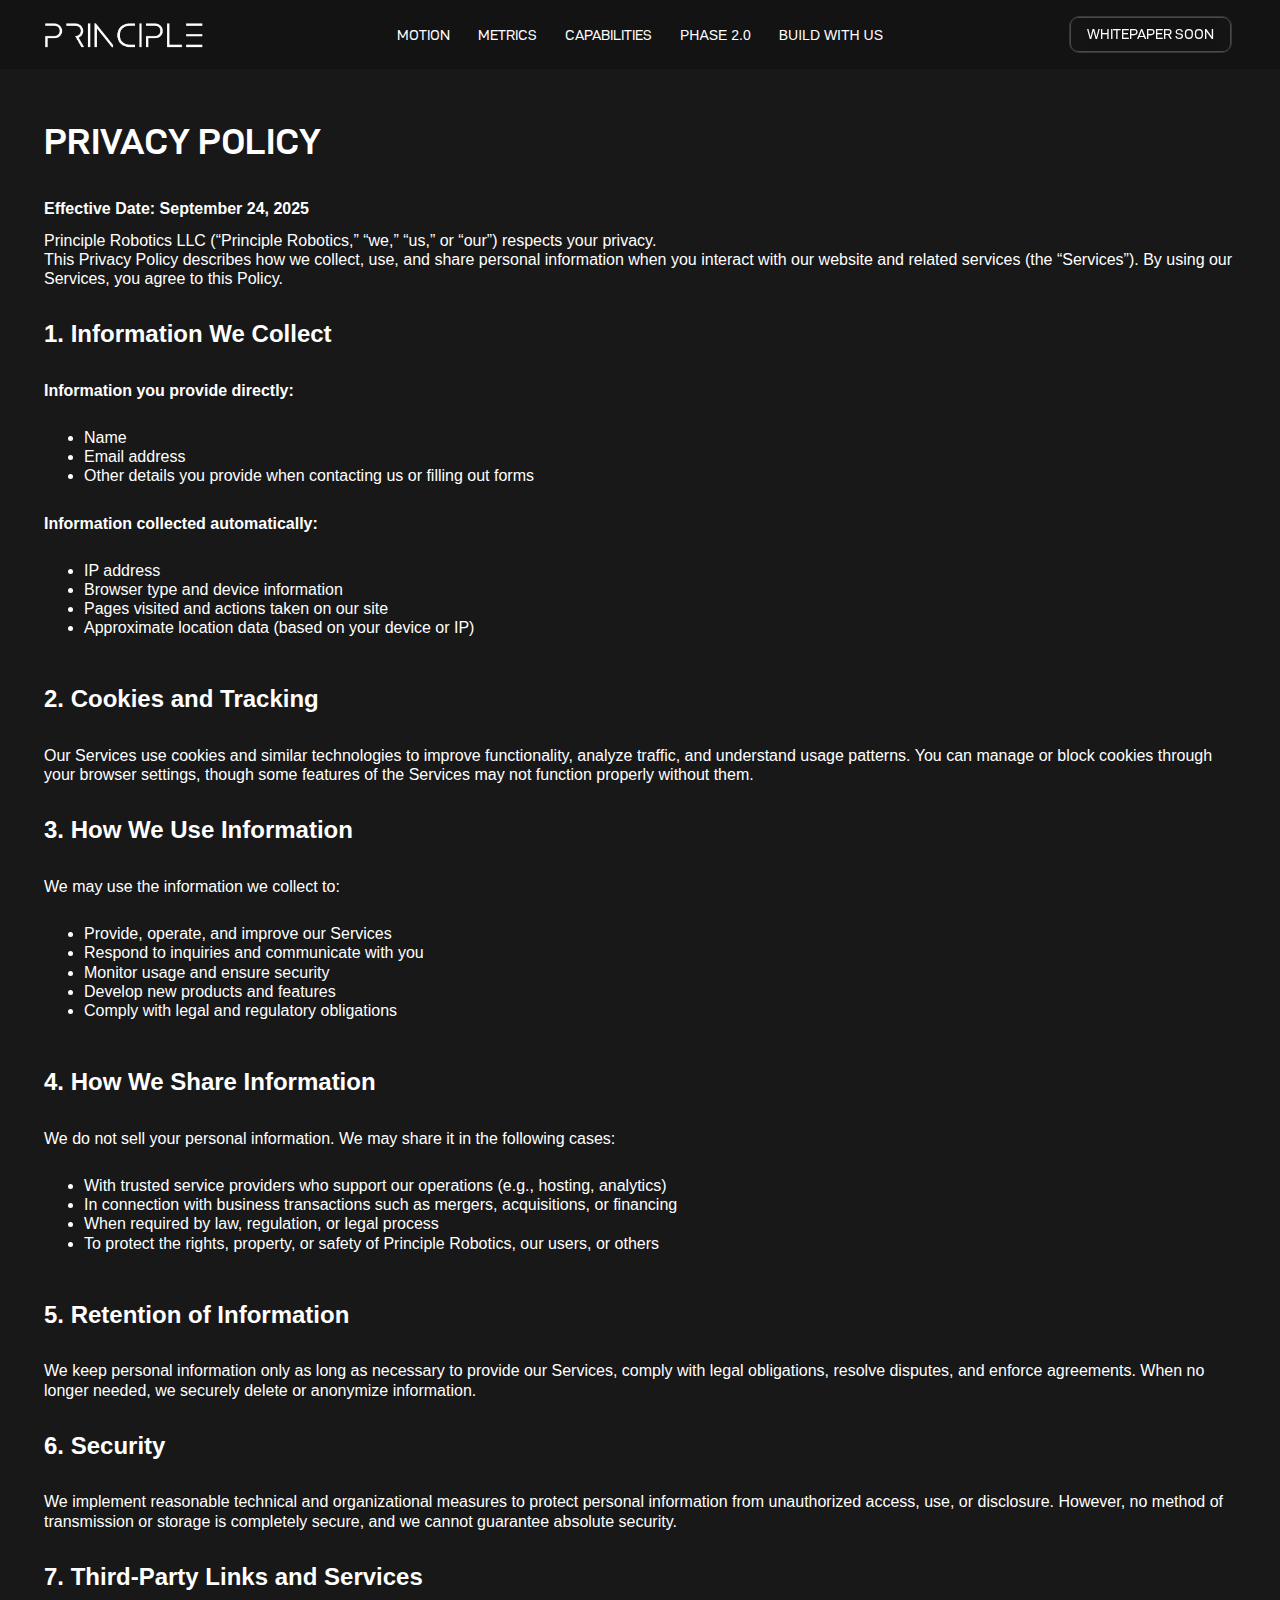
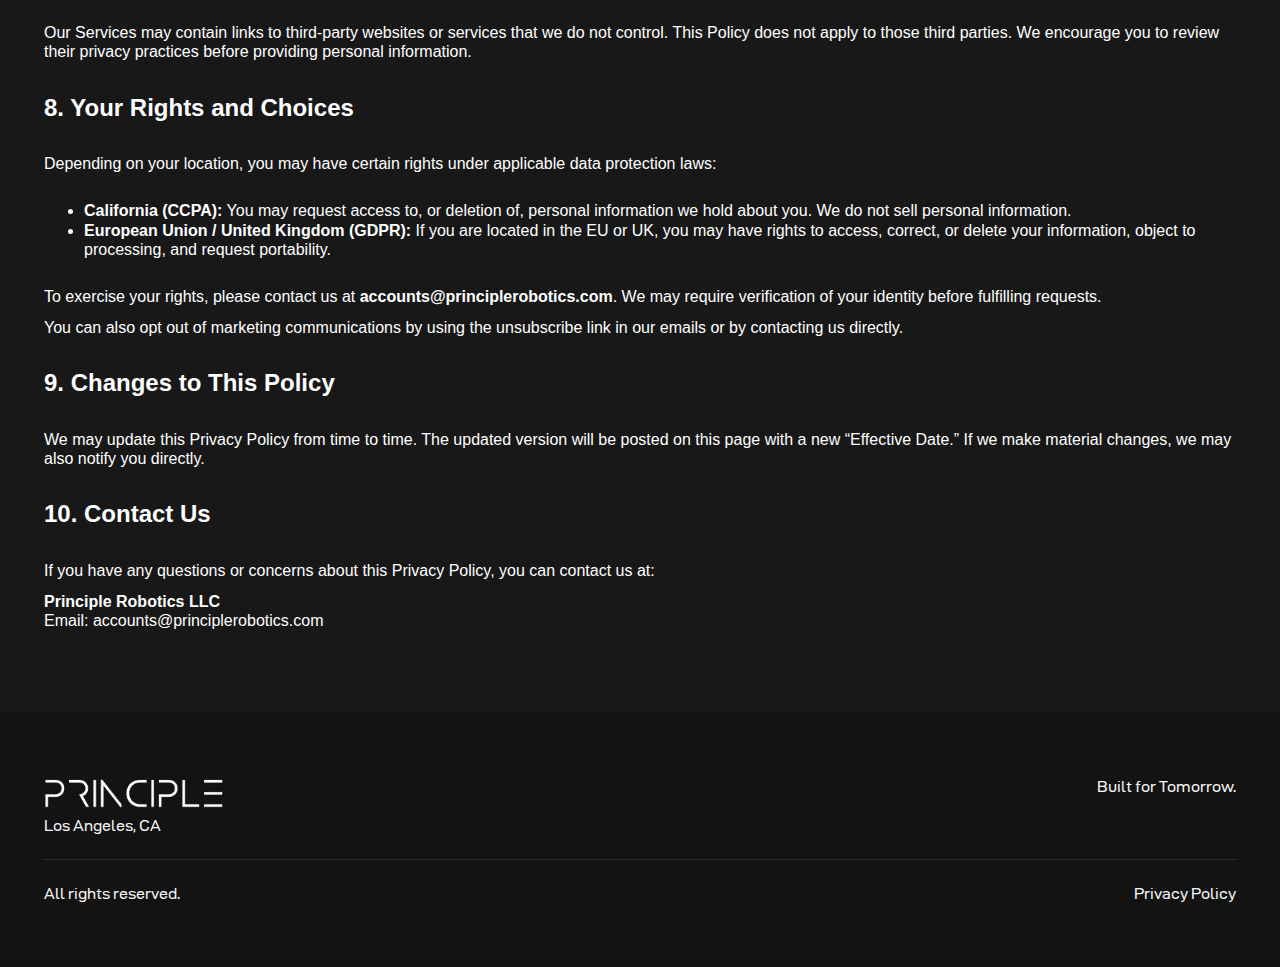
<file: privacypolicy/index.html>
<!doctype html>
<html
  lang="en"
  data-ws-project="c6736ef1-6681-46d8-9349-bfe3adfc0b5a"
  data-ws-last-published="2025-09-28T05:17:51.543Z"
>
  <head>
    <link
      rel="stylesheet"
      type="text/css"
      href="/assets/static/app_generated_index-6937cd5a.DrCcXGqI.css"
    />
    <meta charset="UTF-8" />
    <meta name="viewport" content="width=device-width,initial-scale=1" />
    <link
      rel="preload"
      as="image"
      imagesrcset="/assets/logowhitethicker_KrwF2EbNIBE9YE_n4aoEZ.png 16w, /assets/logowhitethicker_KrwF2EbNIBE9YE_n4aoEZ.png 32w, /assets/logowhitethicker_KrwF2EbNIBE9YE_n4aoEZ.png 48w, /assets/logowhitethicker_KrwF2EbNIBE9YE_n4aoEZ.png 64w, /assets/logowhitethicker_KrwF2EbNIBE9YE_n4aoEZ.png 96w, /assets/logowhitethicker_KrwF2EbNIBE9YE_n4aoEZ.png 128w, /assets/logowhitethicker_KrwF2EbNIBE9YE_n4aoEZ.png 256w, /assets/logowhitethicker_KrwF2EbNIBE9YE_n4aoEZ.png 384w, /assets/logowhitethicker_KrwF2EbNIBE9YE_n4aoEZ.png 640w, /assets/logowhitethicker_KrwF2EbNIBE9YE_n4aoEZ.png 750w, /assets/logowhitethicker_KrwF2EbNIBE9YE_n4aoEZ.png 828w, /assets/logowhitethicker_KrwF2EbNIBE9YE_n4aoEZ.png 1080w, /assets/logowhitethicker_KrwF2EbNIBE9YE_n4aoEZ.png 1200w, /assets/logowhitethicker_KrwF2EbNIBE9YE_n4aoEZ.png 1920w, /assets/logowhitethicker_KrwF2EbNIBE9YE_n4aoEZ.png 2048w, /assets/logowhitethicker_KrwF2EbNIBE9YE_n4aoEZ.png 3840w"
      imagesizes="100vw"
    />
    <meta property="og:url" content="https://url/privacypolicy" />
    <title>Home</title>
    <meta property="og:title" content="Home" />
    <meta property="og:type" content="website" />
    <meta property="og:site_name" content="Principle Robotics" />
    <link
      rel="icon"
      href="/assets/principle_favicon_16enGUMO1qD0myNGQGOc_.png"
    />
    <link
      rel="preload"
      href="/assets/D-DINExp_aasRs76hkQeLodkp1SgkO.woff2"
      as="font"
      crossorigin="anonymous"
    />
    <link
      rel="preload"
      href="/assets/D-DINExp-Bold_-gRWuMhVBU6egXuxRg5nL.woff2"
      as="font"
      crossorigin="anonymous"
    />
    <link
      rel="preload"
      href="/assets/D-DINExp_Z-EQe4l6sm75hugWiyJmh.woff"
      as="font"
      crossorigin="anonymous"
    />
    <link
      rel="preload"
      href="/assets/D-DINExp-Italic_bmbj0_L0gSfOT3GMQjqrb.woff"
      as="font"
      crossorigin="anonymous"
    />
    <link
      rel="preload"
      href="/assets/D-DINExp-Italic_04tIotbZ15GaWnP5o5Wct.woff2"
      as="font"
      crossorigin="anonymous"
    />
    <link
      rel="preload"
      href="/assets/D-DINExp-Italic_zfsIoushfSrJlyMtyc5mI.ttf"
      as="font"
      crossorigin="anonymous"
    />
    <link
      rel="preload"
      href="/assets/D-DINExp-Bold_0KFcoJp0Vjn74fyRVRYTR.woff"
      as="font"
      crossorigin="anonymous"
    />
    <link
      rel="preload"
      href="/assets/D-DINExp_aLyHuBmrVUPQui1969E_f.ttf"
      as="font"
      crossorigin="anonymous"
    />
    <link
      rel="preload"
      href="/assets/D-DINExp-Bold_e2iG6lan-TruHBJugA5Vg.ttf"
      as="font"
      crossorigin="anonymous"
    />
    <link
      rel="preload"
      href="/assets/abstract-luxury-plain-blur-grey-black-gradient-used-as-background-studio-wall-display-your-p_8225ItUuillmPDxTcWe62.jpg"
      as="image"
    />
    <script type="application/ld+json">
      {
        "@context": "https://schema.org",
        "@type": "WebSite",
        "name": "Principle Robotics",
        "url": "https://url"
      }
    </script>
  </head>
  <body class="w-element c1ypw7ft">
    <div style="display: contents">
      <div style="display: contents">
        <div class="w-html-embed">
          <style>
            /* So we don't need to add a token to every paragraph to remove margin. */
            p {
              margin: 0;
            }

            /* * {
              /* Make links scroll to their sections smoothly. */
              scroll-behavior: smooth;
            } */
          </style>
        </div>
        <div class="w-html-embed">
          <style>
            :root {
              --ani-duration: var(--duration-default, 0.2s);
              --ani-delay: 0s;
              --ani-slide-offset: 20%;
              --ani-zoom-in-scale: 1;
              --ani-zoom-out-scale: 0.85;
              --ani-flip-rotate: 30deg;
              --ani-easing: var(--easing-default, ease);
              --ani-fill-mode: forwards;
            }
            [data-ani]:not([data-ani-children]),
            [data-ani-children]:not([data-ani-progress]) > * {
              animation-duration: var(--ani-duration);
              animation-delay: var(--ani-delay);
              animation-timing-function: var(--ani-easing);
              animation-fill-mode: var(--ani-fill-mode);
              opacity: 0;
            }
            [data-ani-progress]:not([data-ani-children]),
            [data-ani-children]:not([data-ani]) > * {
              transition-property: opacity, transform;
              transition-duration: var(--ani-duration);
              transition-timing-function: var(--ani-easing);
              opacity: 0;
            }
            @keyframes fadeIn {
              from {
                opacity: 0;
              }
              to {
                opacity: 1;
              }
            }
            @keyframes fadeOut {
              from {
                opacity: 1;
              }
              to {
                opacity: 0;
              }
            }
            [data-ani-children][data-ani="fade"] > .in,
            [data-ani="fade"]:where(
                .in:not([data-state]),
                [data-state$="open"],
                [data-state="active"]
              ) {
              animation-name: fadeIn;
            }
            [data-ani-children][data-ani="fade"] > .out,
            [data-ani="fade"]:where(
                .out:not([data-state]),
                [data-state="closed"],
                [data-state="inactive"]
              ) {
              animation-name: fadeOut;
            }
            @keyframes slideIn {
              from {
                opacity: 0;
                translate: var(--ani-slide-transform);
              }
              to {
                opacity: 1;
                translate: none;
              }
            }
            @keyframes slideOut {
              from {
                opacity: 1;
                translate: none;
              }
              to {
                opacity: 0;
                translate: var(--ani-slide-transform);
              }
            }
            [data-ani-children][data-ani|="slide"] > .in,
            [data-ani|="slide"]:where(
                .in:not([data-state]),
                [data-state$="open"],
                [data-state="active"]
              ) {
              animation-name: slideIn;
            }
            [data-ani-children][data-ani|="slide"] > .out,
            [data-ani|="slide"]:where(
                .out:not([data-state]),
                [data-state="closed"],
                [data-state="inactive"]
              ) {
              animation-name: slideOut;
            }
            [data-ani="slide-up"] {
              --ani-slide-transform: 0 var(--ani-slide-offset);
            }
            [data-ani="slide-down"] {
              --ani-slide-transform: 0 calc(-1 * var(--ani-slide-offset));
            }
            [data-ani="slide-left"] {
              --ani-slide-transform: var(--ani-slide-offset);
            }
            [data-ani="slide-right"] {
              --ani-slide-transform: calc(-1 * var(--ani-slide-offset));
            }
            @keyframes zoomIn {
              from {
                opacity: 0;
                scale: var(--ani-zoom-out-scale);
              }
              to {
                opacity: 1;
                scale: 1;
              }
            }
            @keyframes zoomOut {
              from {
                opacity: 1;
                scale: 1;
              }
              to {
                opacity: 0;
                scale: var(--ani-zoom-in-scale);
              }
            }
            [data-ani-children][data-ani="zoom"] > .in,
            [data-ani|="zoom"]:where(
                .in:not([data-state]),
                [data-state$="open"],
                [data-state="active"]
              ) {
              animation-name: zoomIn;
            }
            [data-ani-children][data-ani="zoom"] > .out,
            [data-ani|="zoom"]:where(
                .out:not([data-state]),
                [data-state="closed"],
                [data-state="inactive"]
              ) {
              animation-name: zoomOut;
            }
            [data-ani-children][data-ani-progress="zoom"] > *,
            [data-ani-progress="zoom"]:not([data-ani-children]) {
              transform: scale(var(--ani-zoom-out-scale));
            }
            @keyframes flipInY {
              from {
                rotate: y var(--ani-flip-rotate);
                perspective: 2000px;
                opacity: 0;
              }
              to {
                rotate: y 0;
                opacity: 1;
              }
            }
            @keyframes flipOutY {
              from {
                rotate: y 0;
                opacity: 1;
              }
              to {
                perspective: 2000px;
                rotate: y var(--ani-flip-rotate);
                opacity: 0;
              }
            }
            @keyframes flipInX {
              from {
                perspective: 2000px;
                rotate: x var(--ani-flip-rotate);
                opacity: 0;
              }
              to {
                rotate: x 0;
                opacity: 1;
              }
            }
            @keyframes flipOutX {
              from {
                rotate: x 0;
                opacity: 1;
              }
              to {
                perspective: 2000px;
                rotate: x var(--ani-flip-rotate);
                opacity: 0;
              }
            }
            [data-ani-children][data-ani="flip-y"] > .in,
            [data-ani="flip-y"]:where(
                .in:not([data-state]),
                [data-state$="open"],
                [data-state="active"]
              ) {
              animation-name: flipInY;
            }
            [data-ani-children][data-ani="flip-x"] > .in,
            [data-ani="flip-x"]:where(
                .in:not([data-state]),
                [data-state$="open"],
                [data-state="active"]
              ) {
              animation-name: flipInX;
            }
            [data-ani-children][data-ani="flip-y"] > .out,
            [data-ani="flip-y"]:where(
                .out:not([data-state]),
                [data-state="closed"],
                [data-state="inactive"]
              ) {
              animation-name: flipOutY;
            }
            [data-ani-children][data-ani="flip-x"] > .out,
            [data-ani="flip-x"]:where(
                .out:not([data-state]),
                [data-state="closed"],
                [data-state="inactive"]
              ) {
              animation-name: flipOutX;
            }
            @keyframes expandDown {
              from {
                height: 0;
              }
              to {
                height: var(--newHeight);
              }
            }
            @keyframes expandUp {
              from {
                height: var(--newHeight);
              }
              to {
                height: 0;
              }
            }
            [data-ani="expand"],
            [data-ani="expand"][data-state="open"],
            [data-ani="expand"].in {
              --newHeight: var(
                --custom-height,
                var(
                  --radix-accordion-content-height,
                  var(--radix-collapsible-content-height, 100%)
                )
              );
              overflow: hidden;
              opacity: 1;
            }
            [data-ani-children][data-ani="expand"] > .in,
            [data-ani="expand"]:where(
                .in:not([data-state]),
                [data-state$="open"],
                [data-state="active"]
              ) {
              animation: expandDown var(--ani-duration) var(--ani-easing);
            }
            [data-ani-children][data-ani="expand"] > .out,
            [data-ani="expand"]:where(
                .out:not([data-state]),
                [data-state="closed"],
                [data-state="inactive"]
              ) {
              animation: expandUp var(--ani-duration) var(--ani-easing);
            }
            @media (prefers-reduced-motion: reduce) {
              [data-ani]:not([data-ani-children]),
              [data-ani-progress]:not([data-ani-children]),
              [data-ani-children] > * {
                opacity: 1;
                transform: none;
                animation: none;
                rotate: none;
                scale: none;
                translate: none;
              }
            }
          </style>
        </div>
        <header
          class="w-box c17asy7 c14ahje1 c2pz0bi c1n1sdew caz2x99 c10qz6e2 c1sf2l31 cht5nrb c1ccw0kq c1g2s3w cue0twk c1ib3aqy cxju6sq c9ng8o5 c1qdnie0 cckrsn5 cjzaz5l c16rzbbi c1kt40m7 c1n40vai coplkth"
        >
          <div
            class="w-box c2pz0bi c3snxyy ctogcug cq85mxt cv1jtpk c11zlylr cnh63ao cksqaz3 c18zilr c68xwhx c1i4jm4x c1t087bg c1k1x5dd c1jk6cxf czojfxb cqmjbxq c10yocn1 c1vzepqm c1mikl5u c17bv135 cpwmv3i c183aef5 cgadelf cxhjs1r c1rpct0h c1pl09g6"
          >
            <div style="display: contents">
              <div style="display: contents">
                <a
                  aria-label="Home"
                  href="/#hero"
                  class="w-link c1uvqyaq caz2x99 ca7m9pj cseuzue c13urgna c1tlachk c1xg08t8 c1sf2l31 cht5nrb cywxepe c1wfqer6 c158fpd9 c50185d c1busy6d"
                  ><img
                    alt=""
                    width="2004"
                    height="346"
                    src="/assets/logowhitethicker_KrwF2EbNIBE9YE_n4aoEZ.png"
                    class="w-image"
                    sizes="100vw"
                    srcset="
                      /assets/logowhitethicker_KrwF2EbNIBE9YE_n4aoEZ.png   16w,
                      /assets/logowhitethicker_KrwF2EbNIBE9YE_n4aoEZ.png   32w,
                      /assets/logowhitethicker_KrwF2EbNIBE9YE_n4aoEZ.png   48w,
                      /assets/logowhitethicker_KrwF2EbNIBE9YE_n4aoEZ.png   64w,
                      /assets/logowhitethicker_KrwF2EbNIBE9YE_n4aoEZ.png   96w,
                      /assets/logowhitethicker_KrwF2EbNIBE9YE_n4aoEZ.png  128w,
                      /assets/logowhitethicker_KrwF2EbNIBE9YE_n4aoEZ.png  256w,
                      /assets/logowhitethicker_KrwF2EbNIBE9YE_n4aoEZ.png  384w,
                      /assets/logowhitethicker_KrwF2EbNIBE9YE_n4aoEZ.png  640w,
                      /assets/logowhitethicker_KrwF2EbNIBE9YE_n4aoEZ.png  750w,
                      /assets/logowhitethicker_KrwF2EbNIBE9YE_n4aoEZ.png  828w,
                      /assets/logowhitethicker_KrwF2EbNIBE9YE_n4aoEZ.png 1080w,
                      /assets/logowhitethicker_KrwF2EbNIBE9YE_n4aoEZ.png 1200w,
                      /assets/logowhitethicker_KrwF2EbNIBE9YE_n4aoEZ.png 1920w,
                      /assets/logowhitethicker_KrwF2EbNIBE9YE_n4aoEZ.png 2048w,
                      /assets/logowhitethicker_KrwF2EbNIBE9YE_n4aoEZ.png 3840w
                    "
                    decoding="async"
                    loading="eager"
                /></a>
              </div>
            </div>
            <nav
              aria-label="main"
              class="w-box c51zxj4 caz2x99 c1sf2l31 cht5nrb c560c9m c1eofqkf c1vw18hx c1g1cile c1j869am cij2ycz c19q064f cr8qxbp cblhv6p czwrwv9 c6zrbmw"
            >
              <div style="display: contents">
                <div style="display: contents">
                  <nav
                    aria-label="Main"
                    data-orientation="horizontal"
                    dir="ltr"
                    class="w-navigation-menu cy4puv2 caz2x99 czj5tvd c5xofgx c187782w c18h8u5r c1n5ccoo cjyeuyh c1j4wouz c1sf2l31 cht5nrb c161amsx clkt4an c10itof9 c1vw18hx c1g1cile c1j869am cij2ycz"
                  >
                    <div style="position: relative">
                      <ul
                        data-orientation="horizontal"
                        class="w-menu-list caz2x99 c1q3lto1 csaxuz0 cv2l434 cbh666c c1sf2l31 cht5nrb czsl8h c1ui9jyt cue0twk c1ib3aqy cpxldb3 c1vw18hx c1g1cile c1j869am cij2ycz clkt4an c10itof9"
                        dir="ltr"
                      >
                        <li data-ws-index="0" class="w-menu-item c8vdjz2">
                          <a
                            href="/#motion"
                            class="w-link c1785k6l cnjo3n3 ca7m9pj cseuzue c13urgna c1tlachk c1xg08t8 c1drt07r c1ex6h7m c1fuahz3 c1sf2l31 cht5nrb c3awwo7 cy1dbj6 ciahic c1k0pus6 c1xkp5sv c71aguh c1lqy6n0 c1x6coiq c1ib3aqy cue0twk c831tqy cyxc0r8 csy424i c1wfqer6 c158fpd9 cui6y6q c1kfehqi"
                            >Motion</a
                          >
                        </li>
                        <li data-ws-index="1" class="w-menu-item c8vdjz2">
                          <a
                            href="/#metrics"
                            class="w-link c1785k6l cnjo3n3 ca7m9pj cseuzue c13urgna c1tlachk c1xg08t8 c1drt07r c1ex6h7m c1fuahz3 c1sf2l31 cht5nrb c3awwo7 cy1dbj6 ciahic c1k0pus6 c1xkp5sv c71aguh c1lqy6n0 c1x6coiq c1ib3aqy cue0twk c831tqy cyxc0r8 csy424i c1wfqer6 c158fpd9 cui6y6q c1kfehqi"
                            >metrics</a
                          >
                        </li>
                        <li data-ws-index="2" class="w-menu-item c8vdjz2">
                          <a
                            href="/#capabilities"
                            class="w-link c1785k6l cnjo3n3 ca7m9pj cseuzue c13urgna c1tlachk c1xg08t8 c1drt07r c1ex6h7m c1fuahz3 c1sf2l31 cht5nrb c3awwo7 cy1dbj6 ciahic c1k0pus6 c1xkp5sv c71aguh c1lqy6n0 c1x6coiq c1ib3aqy cue0twk c831tqy cyxc0r8 csy424i c1wfqer6 c158fpd9 cui6y6q c1kfehqi"
                            >CAPABILITIES</a
                          >
                        </li>
                        <li data-ws-index="4" class="w-menu-item c8vdjz2">
                          <a
                            href="/#r-d"
                            class="w-link c1785k6l cnjo3n3 ca7m9pj cseuzue c13urgna c1tlachk c1xg08t8 c1drt07r c1ex6h7m c1fuahz3 c1sf2l31 cht5nrb c3awwo7 cy1dbj6 ciahic c1k0pus6 c1xkp5sv c71aguh c1lqy6n0 c1x6coiq c1ib3aqy cue0twk csy424i c1wfqer6 c158fpd9 cui6y6q c1kfehqi"
                            >PHASE 2.0</a
                          >
                        </li>
                        <li data-ws-index="5" class="w-menu-item c8vdjz2">
                          <a
                            href="/#form"
                            class="w-link c1785k6l cnjo3n3 ca7m9pj cseuzue c13urgna c1tlachk c1xg08t8 c1drt07r c1ex6h7m c1fuahz3 c1sf2l31 cht5nrb c3awwo7 cy1dbj6 ciahic c1k0pus6 c1xkp5sv c71aguh c1lqy6n0 c1x6coiq c1ib3aqy cue0twk cyxc0r8 csy424i c1wfqer6 c158fpd9 cui6y6q c1kfehqi"
                            >Build With Us</a
                          >
                        </li>
                      </ul>
                    </div>
                    <div
                      class="w-box cv5uwo5 cmwhvwx caz2x99 cht5nrb c81b7u7 c1c1r5ex c2pz0bi cjzaz5l c16rzbbi"
                    ></div>
                  </nav>
                </div>
              </div>
            </nav>
            <div
              class="w-box caz2x99 c1sf2l31 cht5nrb c1pltzz8 c1pt45g4 c11n7nx6 c1tqpfiq"
            >
              <div class="w-box">
                <div
                  class="w-box c1i4bmqh c16a3m0p cs7nya7 c1mk1rbf ctaiq7g c26awxt c1vw18hx c1g1cile c1j869am cij2ycz cr7o875 c1en2cp5 c11nt4rc c18zekdj c1cg92q3 cvs4t8j"
                >
                  <a
                    class="w-link c1epr5tq c14bgdp3 c5m2wmi cnty64l c1qlv46r ctoi28j c1u7ljur c1bx6y6s c2hoywc c1x6coiq cnjo3n3 c1sf2l31 cht5nrb c1ex6h7m c1fuahz3 c1po4dol cjymp7a c1dne4y0 c1dkamld c51zxj4 cmeieqy cey05dm c1j983ma con0eq0 c1maolw9 c2pz0bi c103g154 csy424i c831tqy cyxc0r8 c131rjxv cznapv2 c1wfqer6 c158fpd9 c1oijps5 ck8ogq3 c18xfyuk c1hk3tfm chk8hyb"
                    href="#"
                    >Whitepaper SOON</a
                  >
                </div>
              </div>
              <div style="display: contents">
                <div style="display: contents">
                  <button
                    type="button"
                    aria-label="Open mobile menu"
                    class="w-button c1epr5tq ctdxpa c143f17x c1x2040o cr1t9md c1x6coiq c1jeafd5 c1sf2l31 cht5nrb c1ex6h7m c1fuahz3 c1po4dol c1e5tzye c1dne4y0 cuxwvfx c51zxj4 cmeieqy cey05dm c1j983ma con0eq0 c1maolw9 ceam94k c8wu4lv cj5oarm ccs96g9 c1wfqer6 c158fpd9 c1d88rh1 c148xitp c6yn27b c1i9benb cqrqoo7 cgadelf cxhjs1r c1rpct0h c1pl09g6 c19wayz2 c1kjsshi ciaav8b c50i92d"
                    aria-haspopup="dialog"
                    aria-expanded="false"
                    aria-controls="radix-:Rnm:"
                    data-state="closed"
                  >
                    <div class="w-html-embed">
                      <svg
                        xmlns="http://www.w3.org/2000/svg"
                        viewBox="0 0 22 22"
                        fill="currentColor"
                        width="100%"
                        height="100%"
                        style="display: block"
                      >
                        <path
                          fill-rule="evenodd"
                          d="M2 5.998a.75.75 0 0 1 .75-.75h16.5a.75.75 0 0 1 0 1.5H2.75a.75.75 0 0 1-.75-.75Zm0 5.5a.75.75 0 0 1 .75-.75h16.5a.75.75 0 0 1 0 1.5H2.75a.75.75 0 0 1-.75-.75Zm0 5.5a.75.75 0 0 1 .75-.75h16.5a.75.75 0 0 1 0 1.5H2.75a.75.75 0 0 1-.75-.75Z"
                          clip-rule="evenodd"
                        />
                      </svg>
                    </div>
                  </button>
                </div>
              </div>
            </div>
          </div>
        </header>
      </div>
    </div>
    <div
      class="w-element caz2x99 c1sf2l31 c1mnulzh c21kuxj c1fvbukg c560c9m c2atoqa cpl129u c1mpiyrc c2pz0bi"
    >
      <div
        class="w-element c1cbbjbz cksqaz3 c18zilr caz2x99 c560c9m c1ui9jyt czsl8h c1mpiyrc c1uk2siq c11ba06d cjp7mjp cahpz7p c1hyxvsa cqw5v2f ct27vh1 c1kcu269 cmvel8e c18kjsvu c183aef5 c17bv135"
      >
        <h1
          class="w-element cq2924m ce7jnbi c1785k6l c831tqy c1mc2k3i cyxc0r8 c1kmqsoq"
        >
          Privacy policy
        </h1>
        <div class="w-markdown-embed c1785k6l">
          <p><strong>Effective Date: September 24, 2025</strong></p>
          <p>
            Principle Robotics LLC (“Principle Robotics,” “we,” “us,” or “our”)
            respects your privacy.<br />
            This Privacy Policy describes how we collect, use, and share
            personal information when you interact with our website and related
            services (the “Services”). By using our Services, you agree to this
            Policy.
          </p>
          <h2>1. Information We Collect</h2>
          <p><strong>Information you provide directly:</strong></p>
          <ul>
            <li>Name</li>
            <li>Email address</li>
            <li>
              Other details you provide when contacting us or filling out forms
            </li>
          </ul>
          <p><strong>Information collected automatically:</strong></p>
          <ul>
            <li>IP address</li>
            <li>Browser type and device information</li>
            <li>Pages visited and actions taken on our site</li>
            <li>Approximate location data (based on your device or IP)</li>
          </ul>
          <h2>2. Cookies and Tracking</h2>
          <p>
            Our Services use cookies and similar technologies to improve
            functionality, analyze traffic, and understand usage patterns. You
            can manage or block cookies through your browser settings, though
            some features of the Services may not function properly without
            them.
          </p>
          <h2>3. How We Use Information</h2>
          <p>We may use the information we collect to:</p>
          <ul>
            <li>Provide, operate, and improve our Services</li>
            <li>Respond to inquiries and communicate with you</li>
            <li>Monitor usage and ensure security</li>
            <li>Develop new products and features</li>
            <li>Comply with legal and regulatory obligations</li>
          </ul>
          <h2>4. How We Share Information</h2>
          <p>
            We do not sell your personal information. We may share it in the
            following cases:
          </p>
          <ul>
            <li>
              With trusted service providers who support our operations (e.g.,
              hosting, analytics)
            </li>
            <li>
              In connection with business transactions such as mergers,
              acquisitions, or financing
            </li>
            <li>When required by law, regulation, or legal process</li>
            <li>
              To protect the rights, property, or safety of Principle Robotics,
              our users, or others
            </li>
          </ul>
          <h2>5. Retention of Information</h2>
          <p>
            We keep personal information only as long as necessary to provide
            our Services, comply with legal obligations, resolve disputes, and
            enforce agreements. When no longer needed, we securely delete or
            anonymize information.
          </p>
          <h2>6. Security</h2>
          <p>
            We implement reasonable technical and organizational measures to
            protect personal information from unauthorized access, use, or
            disclosure. However, no method of transmission or storage is
            completely secure, and we cannot guarantee absolute security.
          </p>
          <h2>7. Third-Party Links and Services</h2>
          <p>
            Our Services may contain links to third-party websites or services
            that we do not control. This Policy does not apply to those third
            parties. We encourage you to review their privacy practices before
            providing personal information.
          </p>
          <h2>8. Your Rights and Choices</h2>
          <p>
            Depending on your location, you may have certain rights under
            applicable data protection laws:
          </p>
          <ul>
            <li>
              <strong>California (CCPA):</strong> You may request access to, or
              deletion of, personal information we hold about you. We do not
              sell personal information.
            </li>
            <li>
              <strong>European Union / United Kingdom (GDPR):</strong> If you
              are located in the EU or UK, you may have rights to access,
              correct, or delete your information, object to processing, and
              request portability.
            </li>
          </ul>
          <p>
            To exercise your rights, please contact us at
            <strong>accounts@principlerobotics.com</strong>. We may require
            verification of your identity before fulfilling requests.
          </p>
          <p>
            You can also opt out of marketing communications by using the
            unsubscribe link in our emails or by contacting us directly.
          </p>
          <h2>9. Changes to This Policy</h2>
          <p>
            We may update this Privacy Policy from time to time. The updated
            version will be posted on this page with a new “Effective Date.” If
            we make material changes, we may also notify you directly.
          </p>
          <h2>10. Contact Us</h2>
          <p>
            If you have any questions or concerns about this Privacy Policy, you
            can contact us at:
          </p>
          <p>
            <strong>Principle Robotics LLC</strong><br />
            Email: accounts@principlerobotics.com
          </p>
        </div>
      </div>
    </div>
    <div
      class="w-element caz2x99 c1sf2l31 c1mnulzh c1jyqvzp cx2w6ji c1nn2w7m c560c9m c1wssp2y cvuimzl c2pz0bi c1n40vai"
    >
      <div
        class="w-element c2pz0bi cnh63ao cksqaz3 c18zilr cco89sn caz2x99 c560c9m c183aef5 c17bv135"
      >
        <div
          class="w-element caz2x99 c1wfnseb c1cji92q c10qz6e2 cfob6fg c1w3falj cmeegwl c13s7wku"
        >
          <div class="w-element caz2x99 c560c9m c1da1hp4 crc1ozy">
            <a
              class="w-link cnjo3n3 c1sf2l31 cht5nrb c3awwo7 c15dwtez cpg0ooj caerik c1kfembc c13wsn9n cjm68nm c1jms138 c2atoqa c1xuztqh c1x6coiq c1785k6l c7i85re cvhlwlf c1ijnaww c88qgjs c19hylb1 c1opx9rg ckam6h9 c1ja5pjn"
              href="#"
              ><img
                alt=""
                width="2004"
                height="346"
                src="/assets/logowhitethicker_KrwF2EbNIBE9YE_n4aoEZ.png"
                class="w-image c5db22v"
                sizes="100vw"
                srcset="
                  /assets/logowhitethicker_KrwF2EbNIBE9YE_n4aoEZ.png   16w,
                  /assets/logowhitethicker_KrwF2EbNIBE9YE_n4aoEZ.png   32w,
                  /assets/logowhitethicker_KrwF2EbNIBE9YE_n4aoEZ.png   48w,
                  /assets/logowhitethicker_KrwF2EbNIBE9YE_n4aoEZ.png   64w,
                  /assets/logowhitethicker_KrwF2EbNIBE9YE_n4aoEZ.png   96w,
                  /assets/logowhitethicker_KrwF2EbNIBE9YE_n4aoEZ.png  128w,
                  /assets/logowhitethicker_KrwF2EbNIBE9YE_n4aoEZ.png  256w,
                  /assets/logowhitethicker_KrwF2EbNIBE9YE_n4aoEZ.png  384w,
                  /assets/logowhitethicker_KrwF2EbNIBE9YE_n4aoEZ.png  640w,
                  /assets/logowhitethicker_KrwF2EbNIBE9YE_n4aoEZ.png  750w,
                  /assets/logowhitethicker_KrwF2EbNIBE9YE_n4aoEZ.png  828w,
                  /assets/logowhitethicker_KrwF2EbNIBE9YE_n4aoEZ.png 1080w,
                  /assets/logowhitethicker_KrwF2EbNIBE9YE_n4aoEZ.png 1200w,
                  /assets/logowhitethicker_KrwF2EbNIBE9YE_n4aoEZ.png 1920w,
                  /assets/logowhitethicker_KrwF2EbNIBE9YE_n4aoEZ.png 2048w,
                  /assets/logowhitethicker_KrwF2EbNIBE9YE_n4aoEZ.png 3840w
                "
                decoding="async"
                loading="lazy"
            /></a>
            <p class="w-element cepcfta c831tqy">Los Angeles, CA</p>
          </div>
          <div
            class="w-element c1xpneft caz2x99 c560c9m c1hd4iop c1mnulzh c1eh2ma2 c1rhm07l c4lich5"
          >
            <p
              class="w-element cepcfta c831tqy c1mc7ora c13bvssb cc0lt2a cppwhsi"
            >
              Built for Tomorrow.
            </p>
          </div>
        </div>
        <div
          class="w-element caz2x99 c4ykogz c1cji92q c10qz6e2 cea8c5w ccmbun1 c1634cx8 c1ceat8 cxzszi5 c23kfhm c1w3falj"
        >
          <p class="w-element cepcfta c831tqy">All rights reserved.</p>
          <div
            class="w-element caz2x99 c10qz6e2 c1ww1ea5 c1mnulzh cubfgz4 c1aa9qpk"
          >
            <a href="/privacypolicy" class="w-element c70m6f8 c831tqy c1x6coiq"
              ><p class="w-element cepcfta c831tqy">Privacy Policy</p></a
            >
          </div>
        </div>
      </div>
      <a
        href="https://webstudio.is/?via=badge"
        target="_blank"
        class="w-element cnjo3n3 cdpxmom c1d0odvx c1sf2l31 cht5nrb c1qdnie0 c10y4fpt c1wyrl3l c1uf8vbf ccr5v7b cj9vr8q c1ajulwp chzvc4l c1svwimm c1bfl43g c12ih8vc c1jms138 c1atlkeb c16ugh6p c1xy052b c1kume1l c1kxuh0y c1x6coiq c1ifbj92 c9bfelx cjp7mjp cjzpsby cee8zxs cznapv2"
        ><div class="w-html-embed cukvijs c22twzv c1lc4bvt c1hg854h">
          <svg
            xmlns="http://www.w3.org/2000/svg"
            fill="currentColor"
            viewBox="0 0 16 16"
            width="100%"
            height="100%"
            style="display: block"
          >
            <path
              fill-rule="evenodd"
              d="m12.32 12.416 2.62-8.085a1.205 1.205 0 1 0-2.292-.746l-2.62 8.084a1.205 1.205 0 1 0 2.292.747Z"
              clip-rule="evenodd"
            />
            <path
              fill-rule="evenodd"
              d="M8 7.624c.297 0 .517.175.704.394.207.243.373.545.514.866.634 1.44.753 3.241.753 3.241a1.206 1.206 0 0 0 1.285 1.122 1.207 1.207 0 0 0 1.12-1.287s-.16-2.25-.952-4.05C10.744 6.364 9.594 5.208 8 5.208c-1.594 0-2.744 1.156-3.424 2.7-.792 1.8-.951 4.05-.951 4.05a1.207 1.207 0 0 0 1.12 1.288 1.206 1.206 0 0 0 1.284-1.122s.119-1.8.753-3.24a3.52 3.52 0 0 1 .514-.867c.187-.22.406-.394.704-.394Z"
              clip-rule="evenodd"
            />
            <path
              fill-rule="evenodd"
              d="M5.973 11.669 3.352 3.585a1.205 1.205 0 1 0-2.293.746l2.622 8.084a1.205 1.205 0 1 0 2.292-.746Z"
              clip-rule="evenodd"
            />
          </svg>
        </div>
        <div class="w-element">Built with Webstudio</div></a
      >
    </div>
    <script id="vike_pageContext" type="application/json">
      {
        "_urlRewrite": null,
        "pageId": "/pages/privacypolicy",
        "routeParams": {},
        "data": {
          "url": "https://url/privacypolicy",
          "system": { "params": {}, "search": {}, "origin": "https://url" },
          "resources": {},
          "pageMeta": {
            "title": "Home",
            "description": "!undefined",
            "excludePageFromSearch": "!undefined",
            "language": "!undefined",
            "socialImageAssetName": "!undefined",
            "socialImageUrl": "!undefined",
            "status": "!undefined",
            "redirect": "!undefined",
            "custom": []
          }
        }
      }
    </script>
    <script id="vike_globalContext" type="application/json">
      {}
    </script>
    <script
      src="/assets/entries/entry-server-routing.Bx0QLg4j.js"
      type="module"
      async
    ></script>
    <link
      rel="modulepreload"
      href="/assets/entries/pages_privacypolicy.Ggo6WkU8.js"
      as="script"
      type="text/javascript"
    /><link
      rel="modulepreload"
      href="/assets/chunks/chunk-SAHGnRvl.js"
      as="script"
      type="text/javascript"
    />
  </body>
</html>
</file>
<file: assets/static/app_generated_index-6937cd5a.DrCcXGqI.css>
@font-face{font-family:D-DIN Exp;font-style:normal;font-weight:400;font-display:swap;src:url(/assets/D-DINExp_aasRs76hkQeLodkp1SgkO.woff2) format("woff2"),url(/assets/D-DINExp_Z-EQe4l6sm75hugWiyJmh.woff) format("woff"),url(/assets/D-DINExp_aLyHuBmrVUPQui1969E_f.ttf) format("truetype")}@font-face{font-family:D-DIN Exp;font-style:normal;font-weight:700;font-display:swap;src:url(/assets/D-DINExp-Bold_-gRWuMhVBU6egXuxRg5nL.woff2) format("woff2"),url(/assets/D-DINExp-Bold_0KFcoJp0Vjn74fyRVRYTR.woff) format("woff"),url(/assets/D-DINExp-Bold_e2iG6lan-TruHBJugA5Vg.ttf) format("truetype")}@font-face{font-family:D-DIN Exp;font-style:italic;font-weight:900;font-display:swap;src:url(/assets/D-DINExp-Italic_bmbj0_L0gSfOT3GMQjqrb.woff) format("woff"),url(/assets/D-DINExp-Italic_04tIotbZ15GaWnP5o5Wct.woff2) format("woff2"),url(/assets/D-DINExp-Italic_zfsIoushfSrJlyMtyc5mI.ttf) format("truetype")}@layer presets{:root{display:grid;min-height:100%;font-family:Arial,Roboto,sans-serif;font-size:16px;line-height:1.2;white-space:pre-wrap;white-space-collapse:preserve}a.w-element{box-sizing:border-box;border-top-width:1px;border-right-width:1px;border-bottom-width:1px;border-left-width:1px;outline-width:1px}b.w-element{font-weight:700;box-sizing:border-box;border-top-width:1px;border-right-width:1px;border-bottom-width:1px;border-left-width:1px}body.w-element{box-sizing:border-box;border-top-width:1px;border-right-width:1px;border-bottom-width:1px;border-left-width:1px;-webkit-font-smoothing:antialiased;-moz-osx-font-smoothing:grayscale;margin:0}button.w-element{font-family:inherit;font-size:100%;line-height:1.15;box-sizing:border-box;border-top-width:1px;border-right-width:1px;border-bottom-width:1px;border-left-width:1px;border-top-style:solid;border-right-style:solid;border-bottom-style:solid;border-left-style:solid;text-transform:none;margin:0}div.w-element,form.w-element,h1.w-element,i.w-element{box-sizing:border-box;border-top-width:1px;border-right-width:1px;border-bottom-width:1px;border-left-width:1px;outline-width:1px}input.w-element{font-family:inherit;font-size:100%;line-height:1.15;box-sizing:border-box;border-top-width:1px;border-right-width:1px;border-bottom-width:1px;border-left-width:1px;border-top-style:solid;border-right-style:solid;border-bottom-style:solid;border-left-style:solid;margin:0}p.w-element{box-sizing:border-box;border-top-width:1px;border-right-width:1px;border-bottom-width:1px;border-left-width:1px;outline-width:1px}select.w-element{font-family:inherit;font-size:100%;line-height:1.15;box-sizing:border-box;border-top-width:1px;border-right-width:1px;border-bottom-width:1px;border-left-width:1px;border-top-style:solid;border-right-style:solid;border-bottom-style:solid;border-left-style:solid;text-transform:none;margin:0}textarea.w-element{font-family:inherit;font-size:100%;line-height:1.15;box-sizing:border-box;border-top-width:1px;border-right-width:1px;border-bottom-width:1px;border-left-width:1px;border-top-style:solid;border-right-style:solid;border-bottom-style:solid;border-left-style:solid;margin:0}div.w-html-embed{display:contents;white-space:normal;white-space-collapse:collapse}a.w-link{box-sizing:border-box;border-top-width:1px;border-right-width:1px;border-bottom-width:1px;border-left-width:1px;outline-width:1px;display:inline-block}img.w-image{box-sizing:border-box;border-top-width:1px;border-right-width:1px;border-bottom-width:1px;border-left-width:1px;outline-width:1px;max-width:100%;display:block;height:auto}div.w-text{box-sizing:border-box;border-top-width:1px;border-right-width:1px;border-bottom-width:1px;border-left-width:1px;outline-width:1px;min-height:1em}div.w-box{box-sizing:border-box;border-top-width:1px;border-right-width:1px;border-bottom-width:1px;border-left-width:1px;outline-width:1px}header.w-box{box-sizing:border-box;border-top-width:1px;border-right-width:1px;border-bottom-width:1px;border-left-width:1px;outline-width:1px}nav.w-box{box-sizing:border-box;border-top-width:1px;border-right-width:1px;border-bottom-width:1px;border-left-width:1px;outline-width:1px}div.w-navigation-menu,div.w-menu-list,div.w-menu-item{box-sizing:border-box;border-top-width:1px;border-right-width:1px;border-bottom-width:1px;border-left-width:1px;outline-width:1px}button.w-button{font-family:inherit;font-size:100%;line-height:1.15;box-sizing:border-box;border-top-width:1px;border-right-width:1px;border-bottom-width:1px;border-left-width:1px;border-top-style:solid;border-right-style:solid;border-bottom-style:solid;border-left-style:solid;text-transform:none;margin:0}div.w-menu-content,div.w-menu-viewport,div.w-dialog-overlay,div.w-dialog-content{box-sizing:border-box;border-top-width:1px;border-right-width:1px;border-bottom-width:1px;border-left-width:1px;outline-width:1px}button.w-close-button{background-color:transparent;background-image:none;font-family:inherit;font-size:100%;line-height:1.15;box-sizing:border-box;text-transform:none;border:1px solid rgba(226,232,240,1);margin:0;padding:0}ol.w-list{box-sizing:border-box;border-top-width:1px;border-right-width:1px;border-bottom-width:1px;border-left-width:1px;outline-width:1px;margin-top:0;margin-bottom:10px;padding-left:40px}li.w-list-item{box-sizing:border-box;border-top-width:1px;border-right-width:1px;border-bottom-width:1px;border-left-width:1px;outline-width:1px}div.w-markdown-embed{display:contents;white-space:normal;white-space-collapse:collapse}}@media all{.caz2x99{display:flex}.cht5nrb{justify-content:center}.c1sf2l31{align-items:center}.c8fdstx{background-color:#fff}.c11zlylr{position:relative}.c1po4dol{text-align:center}.c12dn1o3{font-weight:900}.c1i6d39j{font-size:8rem}.c1atlkeb{line-height:1}.c1p80duc{letter-spacing:-.05em}.cv5uwo5{position:absolute}.c13ydkqh{top:0}.cx3g7t8{right:-.125rem}.c13eihsq{bottom:0}.c1f3i9me{left:.125rem}.c14v013u{opacity:.3}.cjy8uk3{right:.125rem}.c1httcec{left:-.125rem}.c1ogobci{top:50%}.cdk0dy2{left:0}.c2pz0bi{width:100%}.c1kt5tma{height:.375rem}.c1obxnrq{margin-top:1.5rem}.c1rh6ky4{font-weight:700}.c1s7forx{font-size:1.5rem}.c1m1hwg2{line-height:2rem}.c1e7lv3c{letter-spacing:.05em}.cnjo3n3{display:inline-flex}.cdpxmom{row-gap:6px}.c1d0odvx{column-gap:6px}.c1qdnie0{position:fixed}.c10y4fpt{z-index:1000}.c1wyrl3l{padding-top:6px}.c1uf8vbf{padding-right:10px}.ccr5v7b{padding-bottom:6px}.cj9vr8q{padding-left:10px}.c1ajulwp{right:16px}.chzvc4l{bottom:16px}.cducmdl{color:#fbfcfd}.c1bfl43g{font-family:system-ui,sans-serif}.c12ih8vc{font-size:12px}.c1jms138{font-weight:500}.c16ugh6p{border-top-left-radius:9px}.c1xy052b{border-top-right-radius:9px}.c1kume1l{border-bottom-right-radius:9px}.c1kxuh0y{border-bottom-left-radius:9px}.c1x6coiq{text-decoration-line:none}.c1ifbj92{-webkit-background-clip:none;background-clip:none}.c9bfelx{background-origin:none}.cjp7mjp{background-image:none}.cee8zxs{border:1px solid transparent}.cznapv2{white-space:nowrap}.cukvijs{display:block}.c22twzv{width:16px}.c1lc4bvt{height:16px}.c1hg854h{flex-shrink:0}.c1ypw7ft{background-color:#000}.cubfgz4{column-gap:48px}.c1aa9qpk{row-gap:48px}.c1nn2w7m{max-height:600px}.c1n40vai{background-color:#131313}.c13zdhfw{background-image:url(/assets/abstract-luxury-plain-blur-grey-black-gradient-used-as-background-studio-wall-display-your-p_8225ItUuillmPDxTcWe62.jpg)}.cahpz7p{background-size:auto auto}.c1hyxvsa{background-repeat:repeat}.cqw5v2f{background-attachment:scroll}.ct27vh1{background-origin:padding-box}.c1kcu269{-webkit-background-clip:border-box;background-clip:border-box}.cfob6fg{padding-bottom:24px}.c11r5i8a{padding-top:124px}.c1n24j1s{background-position:0% 100%}.cnh63ao{max-width:1400px}.c1mnulzh{justify-content:start}.cksqaz3{padding-left:44px}.c18zilr{padding-right:44px}.c560c9m{flex-direction:column}.cx2w6ji{row-gap:24px}.c1jyqvzp{column-gap:24px}.c1785k6l{color:#fff}.cpurirq{font-size:44px}.c831tqy{font-family:D-DIN Exp,sans-serif}.c1mc2k3i{font-weight:600}.cc0lt2a{margin-bottom:0}.c13bvssb{margin-top:0}.cnc8lly{font-style:normal}.crltxdk{line-height:56px}.cyxc0r8{text-transform:uppercase}.cp599cq{margin-bottom:4px}.c1i326iy{font-size:16px}.c1dkx1n7{border-top-color:#b4b8cb}.c80hcab{border-right-color:#b4b8cb}.c1sebyjk{border-bottom-color:#b4b8cb}.c1rj6joy{border-left-color:#b4b8cb}.c21kuxj{column-gap:0px}.c1fvbukg{row-gap:0px}.c2atoqa{padding-top:0}.cpl129u{padding-bottom:32px}.c1mpiyrc{background-color:#181818}.c1cbbjbz{max-width:1400PX}.c1ui9jyt{row-gap:12px}.czsl8h{column-gap:12px}.c1o9q7gi{padding-top:54px}.c11ba06d{padding-bottom:50px}.cmvel8e{color:#393114}.c18kjsvu{background-position:0% 0%}.cq2924m{font-size:36PX}.ce7jnbi{text-align:start}.ckn135k{text-align:justify}.c1wssp2y{padding-top:64px}.cvuimzl{padding-bottom:64px}.cco89sn{margin-bottom:0}.c1wfnseb{flex-wrap:nowrap}.c1cji92q{justify-content:space-between}.c10qz6e2{flex-direction:row}.c4ykogz{flex-wrap:wrap}.cea8c5w{padding-top:24px}.ccmbun1{border-top-style:solid}.c1634cx8{border-top-color:#2c2c2c}.c1ceat8{border-right:0px solid rgba(44,44,44,1)}.cxzszi5{border-bottom:0px solid rgba(44,44,44,1)}.c23kfhm{border-left:0px solid rgba(44,44,44,1)}.cepcfta{color:#f7f7f7}.c1svwimm{color:#fafbfc00}.cjzpsby{height:1px}.c3awwo7{background-color:transparent}.c15dwtez{border-top-left-radius:.375rem}.cpg0ooj{border-top-right-radius:.375rem}.caerik{border-bottom-right-radius:.375rem}.c1kfembc{border-bottom-left-radius:.375rem}.c13wsn9n{font-size:.875rem}.cjm68nm{line-height:1.25rem}.c1xuztqh{padding-bottom:0}.c7i85re{border:0 solid rgba(226,232,240,1)}.cvhlwlf:focus-visible{outline-offset:2px}.c1ijnaww:focus-visible{box-shadow:0 0 0 2px #fff,0 0 0 4px #94a3b8}.c88qgjs:focus-visible{outline:2px solid transparent}.c19hylb1:disabled{pointer-events:none}.c1opx9rg:disabled{opacity:.5}.ckam6h9:hover{background-color:#f2f6fa00}.c1ja5pjn:hover{color:#0f172a}.c5db22v{width:180px}.c1mc7ora{text-align:end}.c1iw8hip{border-top-left-radius:6px}.c1ep9j1y{border-top-right-radius:6px}.c1pyyc7m{border-bottom-right-radius:6px}.cdos67p{border-bottom-left-radius:6px}.csy424i{font-size:14px}.c15c0eml{height:40px}.c1qlv46r{padding-right:16px}.cnty64l{padding-left:16px}.c174voq1{color:#f0f0fa}.c6yqxcl{letter-spacing:.03em}.c1h79tmv{border:.02em solid rgba(74,74,74,1)}.c1tberwp:hover{background-color:#f1f5f9}.c1xpneft{width:40%}.c1hd4iop{align-items:end}.c1eh2ma2{row-gap:16px}.c1rhm07l{column-gap:16px}.c1da1hp4{row-gap:8px}.crc1ozy{column-gap:8px}.c70m6f8{display:inline-block}.ct4d2tt:hover{color:#d5d5d5}.c1ww1ea5{align-items:start}.c1uk2siq{padding-top:96px}.c1wprqth{padding-bottom:48px}.c1q6z7z6{color:#181818}.c4pkqn0{background-size:none}.covftke{background-repeat:none}.c1n72cxz{background-attachment:none}.cfz3zrb{background-position:none}.c8w5jiu{color:#f0f0f0}.c1q0e70k{border-top-color:#000}.c1743bpi{border-right-color:#000}.catahuz{border-bottom-color:#000}.c1vistd9{border-left-color:#000}.ca4ala{background-color:#c44103}.c18ttm9a{height:56px}.czcvmno{border-top-left-radius:12px}.cj59xex{border-top-right-radius:12px}.ctehhoz{border-bottom-left-radius:12px}.c9mo069{border-bottom-right-radius:12px}.cnf4ze8:hover{background-color:#cd4404}.coj6fz:hover{box-shadow:0 0 24px 8px #963e1654}.c2r6432{color:#c44124}.c1q6cg4a{-webkit-hyphens:auto;hyphens:auto}.ccp37qv{background-color:#fff0}.ctoi28j{border-top-left-radius:8px}.c1u7ljur{border-top-right-radius:8px}.c1bx6y6s{border-bottom-left-radius:8px}.c2hoywc{border-bottom-right-radius:8px}.c1sds9wz{border-right-style:solid}.c8j7tpt{border-left-style:solid}.c13nzjv7{border-bottom-style:solid}.c18sg6kt{border-top-color:#636363}.c1p6fem3{border-right-color:#636363}.c1er1xgf{border-bottom-color:#636363}.c477bv3{border-left-color:#636363}.c11j4g49{color:#cc444412}.cgjw0uo{padding:32px}.cvwni9z{width:48px}.ckpm45p{height:48px}.c1vlvin4{width:24px}.cxk9j9l{height:24px}.c448lc7{font-size:24PX}.ckr3rgv{color:#a2a2a2}.c1uixxtt{border-top-color:#cc444412}.cl1evh4{border-right-color:#cc444412}.c1nbz16z{border-bottom-color:#cc444412}.c1ydpxdw{border-left-color:#cc444412}.cyx251e{background-color:#c44104}.c1o1v3pw{font-size:20px}.ck20p0u{line-height:100%}.c7529w{padding-top:20px}.c1tvxnl9{padding-bottom:20px}.cpl4mmx{row-gap:15px}.ckvevme{column-gap:15px}.c19gz0nw{border-bottom-color:#313030}.cgkp1ka{border-top:0px solid rgba(49,48,48,1)}.c1wybtxv{border-right:0px solid rgba(49,48,48,1)}.ckpei96{border-left:0px solid rgba(49,48,48,1)}.cu5xavo{padding-bottom:10px}.c1ga3nmf{padding-top:25px}.cjr5bpo{justify-content:space-around}.c1pajocm{padding-left:12px}.c1tmacvh{padding-right:12px}.ccg0347{width:150px}.ckiqbqm{font-size:30px}.cszin7d{color:#666}.cdxglfk{background-position:100% 0%}.c1757kme{border-top-width:0px}.ccowshx{border-right-width:0px}.c2cqyd7{border-left-width:0px}.c1r2v16q{padding-bottom:96px}.c1xce2p4{max-width:700px}.c1vo29sr{background-color:#1f1f1f}.c1q1dfmi{height:72px}.c1dj550j{padding:12px}.c1jeafd5{display:none}.c17asy7{margin-right:auto}.c14ahje1{margin-left:auto}.c1n1sdew{max-width:100%}.c1ccw0kq{column-gap:var(--gap-s, clamp(1rem,2vw,1.5rem))}.c1g2s3w{row-gap:var(--gap-s, clamp(1rem,2vw,1.5rem))}.cue0twk{padding-right:0}.c1ib3aqy{padding-left:0}.cxju6sq{padding-top:16px}.c9ng8o5{padding-bottom:16px}.cckrsn5{top:0}.cjzaz5l{left:0}.c16rzbbi{right:0}.c1kt40m7{z-index:var(--layer-3)}.coplkth{-webkit-backdrop-filter:blur(5px);backdrop-filter:blur(5px)}.c3snxyy{display:grid}.ctogcug{row-gap:var(--gap-s)}.cq85mxt{column-gap:var(--gap-s)}.cv1jtpk{grid-template-columns:1fr 5fr 1fr}.c51zxj4{align-self:stretch}.c1pltzz8{column-gap:var(--gap-xs)}.c1pt45g4{row-gap:var(--gap-xs)}.c1i4bmqh{border-top-left-radius:var(--border-size-4, 10px)}.c16a3m0p{border-top-right-radius:var(--border-size-4, 10px)}.cs7nya7{border-bottom-left-radius:var(--border-size-4, 10px)}.c1mk1rbf{border-bottom-right-radius:var(--border-size-4, 10px)}.ctaiq7g{border:var(--border-size-1, 1px) solid var(--foreground-border, rgba(255, 255, 255, .15))}.c26awxt{padding:var(--size-2)}.c1epr5tq{color:var(--foreground-primary, rgba(255, 255, 255, 1))}.c14bgdp3{padding-top:8px}.c5m2wmi{padding-bottom:8px}.c1ex6h7m{column-gap:var(--gap-xs, .5rem)}.c1fuahz3{row-gap:var(--gap-xs, .5rem)}.cjymp7a{background-color:#8c45ff00}.c1dne4y0{-webkit-backdrop-filter:blur(14px);backdrop-filter:blur(14px)}.c1dkamld{box-shadow:none}.cmeieqy{transition-property:background-color,color}.cey05dm{transition-duration:var(--duration-default, .2s),var(--duration-default, .2s)}.c1j983ma{transition-timing-function:var(--easing-default, cubic-bezier(0,0,.3,1)),var(--easing-default, cubic-bezier(0,0,.3,1))}.con0eq0{transition-delay:0ms,0ms}.c1maolw9{transition-behavior:normal,normal}.c103g154{min-width:auto}.c131rjxv{border:1px solid rgba(74,74,74,1)}.c1wfqer6:focus-visible{outline-offset:var(--focus-offset, 0)}.c158fpd9:focus-visible{outline:var(--focus-width, 1px) solid var(--focus-color, rgba(51, 154, 240, 1))}.c1oijps5:hover{background-color:#fff}.ck8ogq3:hover{color:#000}.c1uvqyaq{color:var(--foreground-accent, rgba(152, 85, 255, 1))}.ca7m9pj{transition-property:color}.cseuzue{transition-duration:var(--duration-default, .2s)}.c13urgna{transition-timing-function:var(--easing-default, cubic-bezier(0,0,.3,1))}.c1tlachk{transition-delay:0ms}.c1xg08t8{transition-behavior:normal}.cywxepe{width:160px}.c50185d:hover{color:var(--foreground-muted, rgba(255, 255, 255, .6))}.cy4puv2{max-width:max-content}.czj5tvd{padding-left:var(--size-8)}.c5xofgx{padding-right:var(--size-8)}.c187782w{border-top-left-radius:var(--radius-5)}.c18h8u5r{border-top-right-radius:var(--radius-5)}.c1n5ccoo{border-bottom-left-radius:var(--radius-5)}.cjyeuyh{border-bottom-right-radius:var(--radius-5)}.c1j4wouz{height:100%}.c161amsx{border:var(--border-size-1) solid var(--foreground-border)}.c1q3lto1{flex-grow:1}.csaxuz0{flex-shrink:1}.cv2l434{flex-basis:0%}.cbh666c{list-style-type:none}.cpxldb3{margin:0}.c1drt07r{--navigation-menu-trigger-icon-transform: 0deg }.cy1dbj6{border-top-style:none}.ciahic{border-right-style:none}.c1k0pus6{border-left-style:none}.c1xkp5sv{border-bottom-style:none}.c71aguh{padding-top:var(--size-2)}.c1lqy6n0{padding-bottom:var(--size-2)}.cui6y6q:hover{color:#d4d4d4}.c1kfehqi[data-state=open]{--navigation-menu-trigger-icon-transform: 180deg }.c15wxqx6{color:var(--foreground-muted, rgba(255, 255, 255, .6))}.c11bj3c5:hover{color:var(--foreground-primary, rgba(255, 255, 255, 1))}.c1qtbrw6{rotate:var(--navigation-menu-trigger-icon-transform)}.chmcthl{flex-grow:0}.cgpymhw{width:1em}.ca3m07r{height:1em}.c1tayq7z{transition-property:rotate}.c11klmu6{grid-template-columns:1fr 1fr}.cwdwaph{width:min-content}.cgp83d1{padding:var(--size-3)}.cuyv4vf{transition-property:color,border}.c150p1ye{transition-duration:var(--duration-default, .2s),var(--duration-default)}.cjizdsb{transition-timing-function:var(--easing-default, cubic-bezier(0,0,.3,1)),var(--easing-default)}.cxfdsgx{border-top-left-radius:var(--radius-2)}.cbmgq2f{border-top-right-radius:var(--radius-2)}.c19tikwc{border-bottom-left-radius:var(--radius-2)}.c1jjpl84{border-bottom-right-radius:var(--radius-2)}.c17o6xkl{column-gap:var(--size-relative-4)}.c1ebr8rn{row-gap:var(--size-relative-4)}.c16l50z7{--link-icon-color: var(--foreground-primary) }.c17ngntd{--link-icon-border: var(--foreground-border) }.co5niw4{--link-icon-background: transparent }.c1x06p13{width:max-content}.cqf1e0j{min-width:250px}.cqlvqh2{border:var(--border-size-1) solid transparent}.c1ux2bdm:hover{-webkit-background-clip:border-box;background-clip:border-box}.c5zvoaq:hover{border-top-color:var(--foreground-border)}.cj1i4hp:hover{border-right-color:var(--foreground-border)}.c1ysakfr:hover{border-bottom-color:var(--foreground-border)}.c8kp1vm:hover{border-left-color:var(--foreground-border)}.c6o4auo:hover{background-image:var(--gradient-6)}.crdll3s:hover{background-origin:border-box}.c1r8wem1:hover{--link-icon-color: var(--foreground-accent) }.c1ldkxxn{width:var(--size-8)}.czogv8h{height:var(--size-8)}.c166wg3t{border-top-left-radius:var(--radius-1)}.c1hqnry5{border-top-right-radius:var(--radius-1)}.ct9sfc2{border-bottom-left-radius:var(--radius-1)}.c8q8wr0{border-bottom-right-radius:var(--radius-1)}.cso43da{background-color:var(--link-icon-background)}.capkszf{color:var(--link-icon-color)}.c1ew0emi{border:var(--border-size-1) solid var(--link-icon-border)}.c13j3b24{color:var(--foreground-primary)}.cmwhvwx{top:100%}.c81b7u7{overflow-x:hidden}.c1c1r5ex{overflow-y:hidden}.c1jcnpo0{margin-top:var(--size-1, .25rem)}.c1da6dh{height:var(--radix-navigation-menu-viewport-height)}.c1vrgcks{border-top-left-radius:var(--radius-3, 1rem)}.c1n40rdo{border-top-right-radius:var(--radius-3, 1rem)}.c1q04v74{border-bottom-left-radius:var(--radius-3, 1rem)}.cutffzm{border-bottom-right-radius:var(--radius-3, 1rem)}.c18btccz{box-shadow:var(--shadow-3)}.ceeiowb{background-color:var(--background-primary, rgba(0, 0, 0, 1))}.c1w8ajjc{transition-property:width,height}.cbu34rg{width:var(--radix-navigation-menu-viewport-width)}.co62rxw{border:var(--border-size-1, 1px) solid var(--foreground-border, rgba(73, 80, 87, 1))}.ctdxpa{border-top-left-radius:var(--radius-2, 5px)}.c143f17x{border-top-right-radius:var(--radius-2, 5px)}.c1x2040o{border-bottom-left-radius:var(--radius-2, 5px)}.cr1t9md{border-bottom-right-radius:var(--radius-2, 5px)}.c1e5tzye{background-color:#8c45ff66}.cuxwvfx{box-shadow:#ffffff40 0 0 6px 3px inset}.ceam94k{width:var(--size-7, 2rem)}.c8wu4lv{height:var(--size-7)}.cj5oarm{border:var(--border-size-1) solid var(--foreground-border, rgba(40, 39, 41, 1))}.ccs96g9{padding:var(--size-1, .25rem)}.c1d88rh1:hover{background-color:var(--background-accent, rgba(152, 85, 255, 1))}.c1e1h25g{padding-left:var(--size-3)}.cq0drac{padding-right:var(--size-3)}.c1asw6rr{align-self:center}.c8vdjz2{padding:8px}}@media all and (max-width: 991px){.c144ttvx{row-gap:24px}.cl6oloy{column-gap:24px}.cgc7los{flex-wrap:wrap}.c109bo5b{max-width:100%}.cyuid6k{width:100%}.c1jk6cxf{display:flex}.cow6ikw{flex-direction:row}.c68xwhx{border-top-left-radius:var(--radius-3)}.c1i4jm4x{border-top-right-radius:var(--radius-3)}.c1t087bg{border-bottom-left-radius:var(--radius-3)}.c1k1x5dd{border-bottom-right-radius:var(--radius-3)}.czojfxb{align-items:center}.cqmjbxq{justify-content:space-between}.c10yocn1{border:var(--border-size-1) solid var(--foreground-border)}.c1vzepqm{padding:var(--size-2)}.c1eofqkf{align-self:center}.c1vw18hx{border-top-style:none}.c1g1cile{border-right-style:none}.c1j869am{border-left-style:none}.cij2ycz{border-bottom-style:none}.c19q064f{border-top-left-radius:0}.cr8qxbp{border-top-right-radius:0}.cblhv6p{border-bottom-left-radius:0}.czwrwv9{border-bottom-right-radius:0}.cr7o875{padding:0}.clkt4an{padding-left:0}.c10itof9{padding-right:0}}@media all and (max-width: 767px){.c183aef5{padding-left:16px}.c17bv135{padding-right:16px}.cxb1k47{font-size:32px}.c1s2ar3d{line-height:36px}.c1w3falj{flex-direction:column}.cmeegwl{align-items:start}.c13s7wku{justify-content:start}.cppwhsi{text-align:start}.c4lich5{width:100%}.c1yq5yqs{flex-direction:row}.cv18qb8{flex-wrap:wrap}.c11akqow{row-gap:24px}.cbsk6yu{column-gap:24px}.c1mikl5u{padding-top:0}.cpwmv3i{padding-bottom:0}.cgadelf{border-top-style:none}.cxhjs1r{border-right-style:none}.c1rpct0h{border-left-style:none}.c1pl09g6{border-bottom-style:none}.c6zrbmw{display:none}.c11n7nx6{column-gap:10px}.c1tqpfiq{row-gap:10px}.c1en2cp5{border-top-style:solid}.c11nt4rc{border-right-style:solid}.c18zekdj{border-left-style:solid}.c1cg92q3{border-bottom-style:solid}.cvs4t8j{padding:var(--size-1)}.c18xfyuk{padding-left:8px}.c1hk3tfm{padding-right:8px}.chk8hyb{font-size:12px}.c1busy6d{width:120px}.c148xitp{align-self:center}.c6yn27b{background-color:transparent}.c1i9benb{-webkit-backdrop-filter:;backdrop-filter:}.cqrqoo7{box-shadow:none}.c19wayz2{display:inline-flex}.c1kjsshi{width:32px}.ciaav8b{padding:0}.c50i92d:hover{background-color:#c44103}.cfs37jn{overflow-x:auto}.c122nr2s{overflow-y:auto}.c1h7d0yq{position:fixed}.c1dwq8gi{top:0}.c4xi1yr{right:0}.c1xsaleq{bottom:0}.cmz9bg3{left:0}.cydskvx{z-index:var(--layer-5, 5)}.ccmxhi5{display:flex}.c6755b4{-webkit-backdrop-filter:blur(7px);backdrop-filter:blur(7px)}.cvqfume{background-color:#000}.cacwnxd{position:relative}.cciknmm{column-gap:var(--gap-m)}.c1af1i6y{row-gap:var(--gap-m)}.c17tt9gj{background-image:url(/assets/abstract-luxury-plain-blur-grey-black-gradient-used-as-background-studio-wall-display-your-p_8225ItUuillmPDxTcWe62.jpg)}.clremqh{background-size:cover}.chlr9uz{background-repeat:repeat}.c1xpm029{background-attachment:scroll}.c15yr289{background-origin:padding-box}.clsxixg{-webkit-background-clip:border-box;background-clip:border-box}.c1kjyvum{padding:var(--spacing-default)}.c1lruqpz{background-position:50% 50%}.cjuxmpu{justify-content:space-between}.c98dixg{padding-top:12px}.creuqlw{padding-bottom:12px}.csjamcc{align-self:flex-end}.c1iyv1kh{width:28px}.c7dv1v5{height:var(--size-7)}.cm70ymq{align-items:center}.c1jaebnb{justify-content:center}.c3lyz7h{text-align:center}.c9k7trt{font-size:var(--font-size-4)}.cpudbs7{--foreground-muted: var(--foreground-primary) }.c9ircmd{row-gap:12px}.c1bj01d6{column-gap:12px}.c13j2egi{color:#fff}.cvajrn5{border-top-left-radius:8px}.cf83tp2{border-top-right-radius:8px}.cq6qywd{border-bottom-left-radius:8px}.c1yi59j4{border-bottom-right-radius:8px}.c1y5zp48{background-color:#8c45ff00}.c1skkzo9{font-family:D-DIN Exp,sans-serif}.c131y699{text-transform:uppercase}.c19yku0m{font-size:14px}.c2ybj47{font-weight:600}.c19gfyck{border:2px solid rgba(255,255,255,1)}.charshh:hover{background-color:#fff}.c12y4878:hover{color:#000}.c1gt7f6b{padding-bottom:24px}}@media all and (max-width: 479px){.c1kmqsoq{font-size:24px}.c12x9mvj{font-size:14px}.ciwywn1{font-size:28px}.c1k39bse{width:100%}.ctmm7m2{height:100%}.cxhvs64{padding-top:12px}.cj24lxt{padding-bottom:12px}.c1kz2zb4{padding-bottom:0}.c1yv3i0h{padding-top:0}}
</file>
